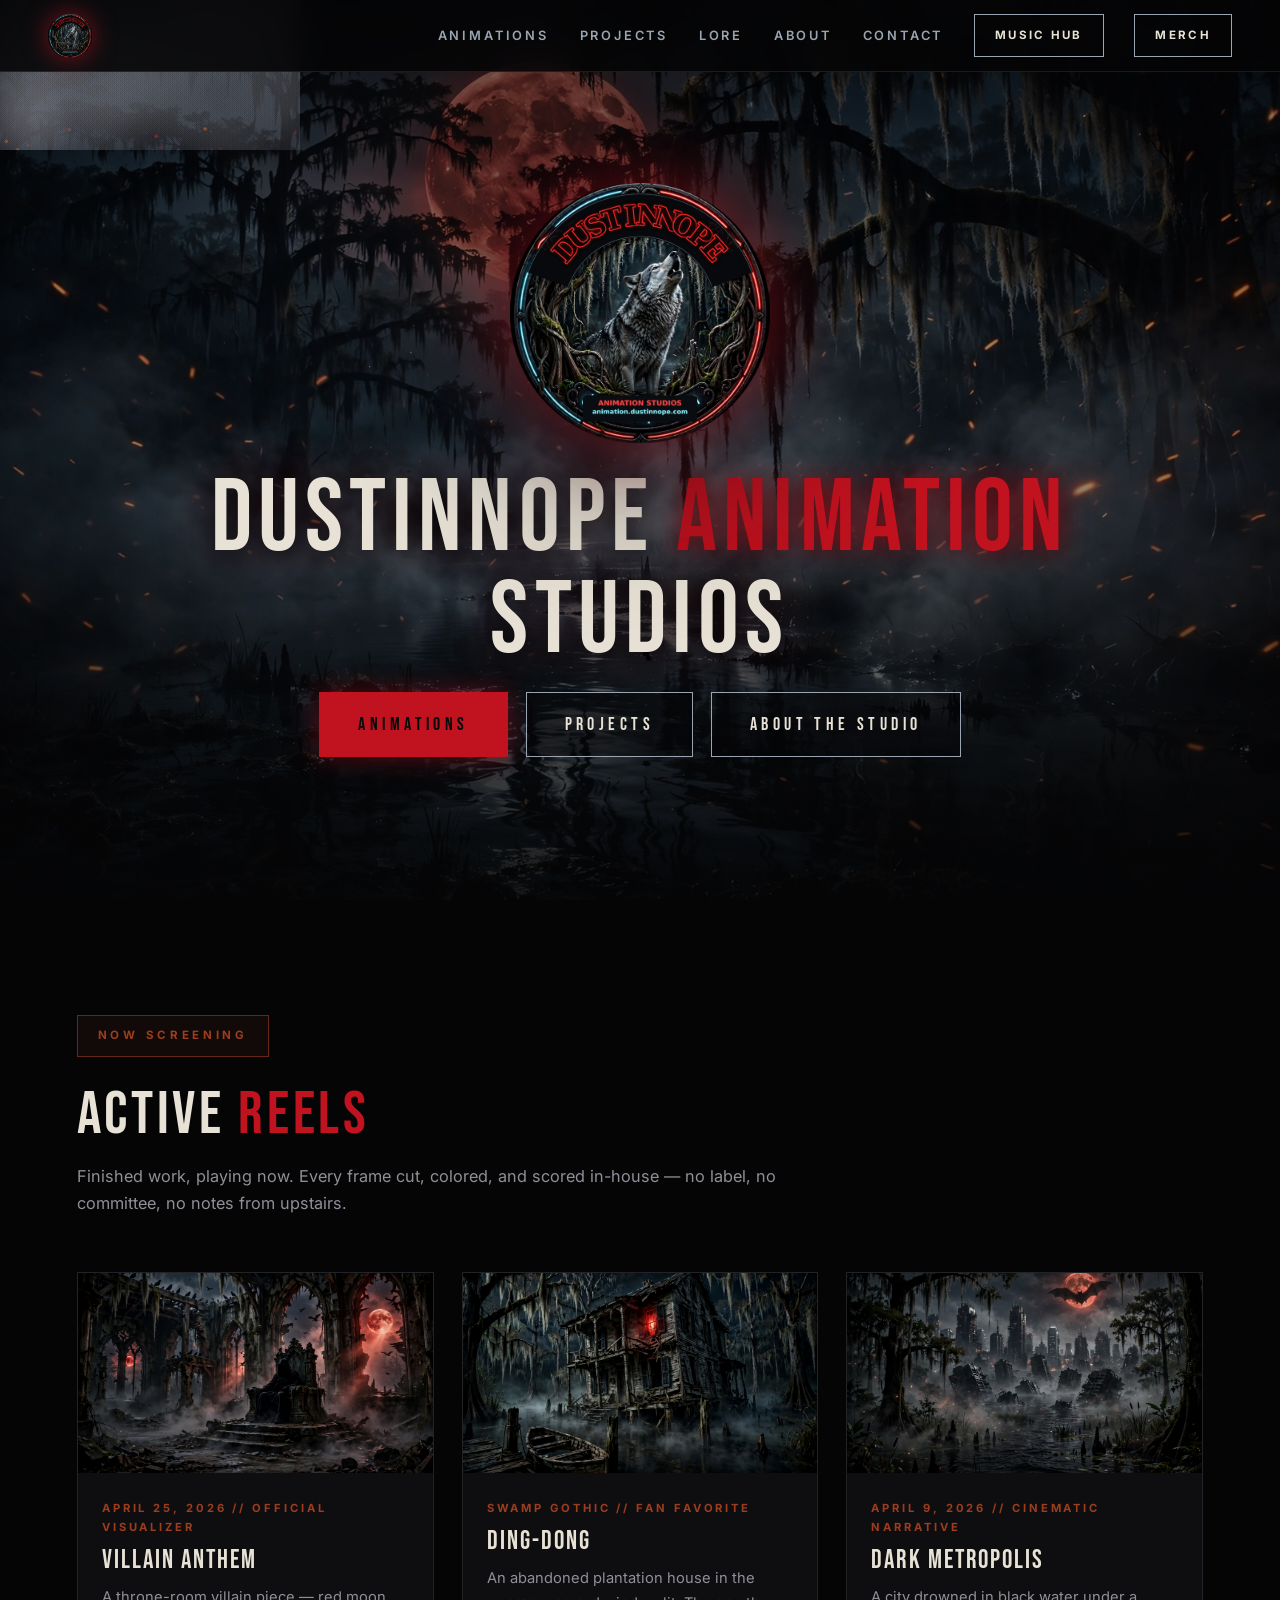
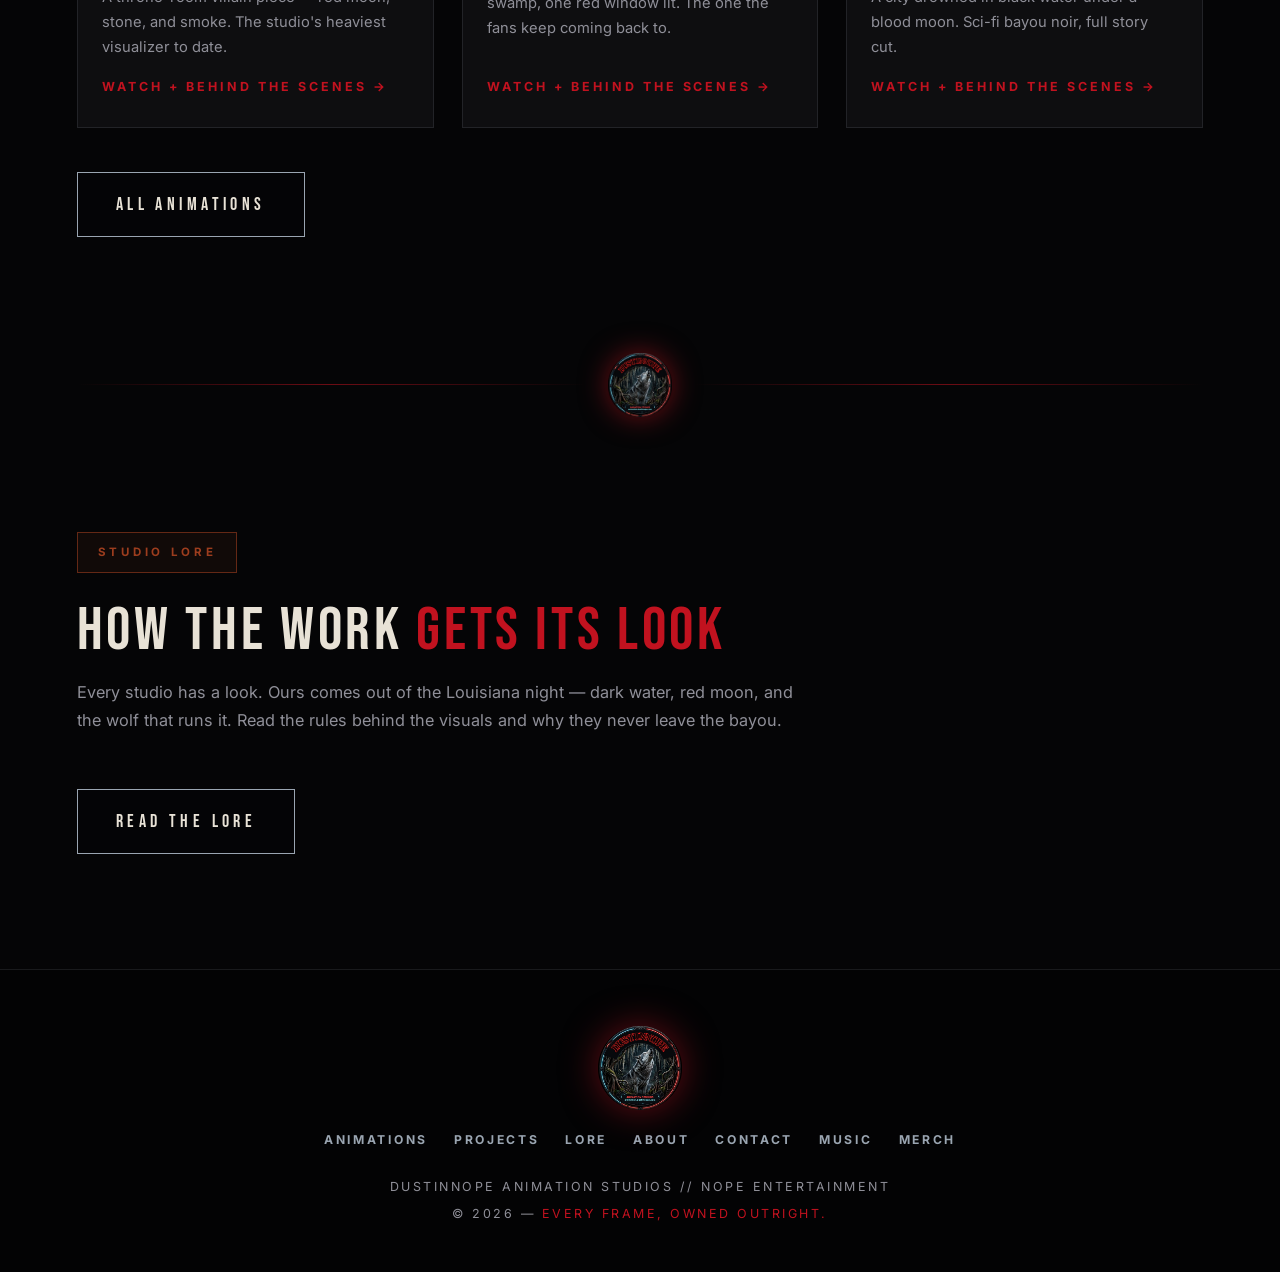
<file: index.html>
<!DOCTYPE html>
<html lang="en">
<head>
<meta charset="UTF-8">
<meta name="viewport" content="width=device-width, initial-scale=1.0">
<title>DUSTINNOPE ANIMATION STUDIOS</title>
<meta name="description" content="Dustinnope Animation Studios. Independent animation, original music videos, and cinematic storytelling crafted without compromise.">
<link rel="preconnect" href="https://fonts.googleapis.com">
<link rel="preconnect" href="https://fonts.gstatic.com" crossorigin>
<link href="https://fonts.googleapis.com/css2?family=Bebas+Neue&family=Inter:wght@400;500;600;700&display=swap" rel="stylesheet">
<link rel="stylesheet" href="style.css">
</head>
<body>

<header>
  <a class="brand" href="index.html">
    <img src="assets/studio-logo.png" alt="Dustinnope Animation Studios logo">
  </a>
  <button class="nav-toggle" id="navToggle" aria-label="Menu">&#9776;</button>
  <nav class="main-nav" id="mainNav">
    <a class="nav-link" href="animations.html">ANIMATIONS</a>
    <a class="nav-link" href="projects.html">PROJECTS</a>
    <a class="nav-link" href="lore.html">LORE</a>
    <a class="nav-link" href="about.html">ABOUT</a>
    <a class="nav-link" href="contact.html">CONTACT</a>
    <a class="hub-btn" href="https://dustinnope.com" target="_blank" rel="noopener">MUSIC HUB</a>
    <a class="hub-btn" href="https://shop.dustinnope.com" target="_blank" rel="noopener">MERCH</a>
  </nav>
</header>

<!-- ================= HERO ================= -->
<section id="hero">
  <div class="hero-bg"></div>
  <canvas id="fog-canvas"></canvas>
  <div class="hero-inner">
    <img class="hero-emblem" src="assets/studio-logo.png" alt="Dustinnope Animation Studios logo">
    <h1>DUSTINNOPE <span class="red">ANIMATION</span> STUDIOS</h1>
    <div class="hero-btns">
      <a class="btn btn-red" href="animations.html">ANIMATIONS</a>
      <a class="btn btn-ghost" href="projects.html">PROJECTS</a>
      <a class="btn btn-ghost" href="about.html">ABOUT THE STUDIO</a>
    </div>
  </div>
</section>

<!-- ================= ACTIVE REELS ================= -->
<section class="section" id="reels">
  <span class="kicker reveal">NOW SCREENING</span>
  <h2 class="reveal">ACTIVE <span class="red">REELS</span></h2>
  <p class="lede reveal">Finished work, playing now. Every frame cut, colored, and scored in-house — no label, no committee, no notes from upstairs.</p>
  <div class="card-grid">
    <article class="card reveal">
      <div class="card-thumb"><img src="assets/concept-villain-anthem.webp" alt="Villain Anthem concept art" loading="lazy"></div>
      <div class="card-body">
        <p class="card-meta">APRIL 25, 2026 // OFFICIAL VISUALIZER</p>
        <h3 class="card-title">VILLAIN ANTHEM</h3>
        <p class="card-desc">A throne-room villain piece — red moon, stone, and smoke. The studio's heaviest visualizer to date.</p>
        <a class="card-link" href="project/villain-anthem.html">WATCH + BEHIND THE SCENES &#8594;</a>
      </div>
    </article>
    <article class="card reveal">
      <div class="card-thumb"><img src="assets/concept-ding-dong.webp" alt="DING-DONG concept art" loading="lazy"></div>
      <div class="card-body">
        <p class="card-meta">SWAMP GOTHIC // FAN FAVORITE</p>
        <h3 class="card-title">DING-DONG</h3>
        <p class="card-desc">An abandoned plantation house in the swamp, one red window lit. The one the fans keep coming back to.</p>
        <a class="card-link" href="project/ding-dong.html">WATCH + BEHIND THE SCENES &#8594;</a>
      </div>
    </article>
    <article class="card reveal">
      <div class="card-thumb"><img src="assets/concept-dark-metropolis.webp" alt="Dark Metropolis concept art" loading="lazy"></div>
      <div class="card-body">
        <p class="card-meta">APRIL 9, 2026 // CINEMATIC NARRATIVE</p>
        <h3 class="card-title">DARK METROPOLIS</h3>
        <p class="card-desc">A city drowned in black water under a blood moon. Sci-fi bayou noir, full story cut.</p>
        <a class="card-link" href="project/dark-metropolis.html">WATCH + BEHIND THE SCENES &#8594;</a>
      </div>
    </article>
  </div>
  <div style="margin-top:44px;" class="reveal">
    <a class="btn btn-ghost" href="animations.html">ALL ANIMATIONS</a>
  </div>
</section>

<div class="wolf-divider"><img src="assets/studio-logo.png" alt=""></div>

<!-- ================= STUDIO LORE ================= -->
<section class="section" id="lore-tease">
  <span class="kicker reveal">STUDIO LORE</span>
  <h2 class="reveal">HOW THE WORK <span class="red">GETS ITS LOOK</span></h2>
  <p class="lede reveal">Every studio has a look. Ours comes out of the Louisiana night — dark water, red moon, and the wolf that runs it. Read the rules behind the visuals and why they never leave the bayou.</p>
  <div class="reveal"><a class="btn btn-ghost" href="lore.html">READ THE LORE</a></div>
</section>

<footer>
  <img class="foot-emblem" src="assets/studio-logo.png" alt="Dustinnope Animation Studios logo">
  <nav class="foot-nav">
    <a href="animations.html">ANIMATIONS</a>
    <a href="projects.html">PROJECTS</a>
    <a href="lore.html">LORE</a>
    <a href="about.html">ABOUT</a>
    <a href="contact.html">CONTACT</a>
    <a href="https://dustinnope.com" target="_blank" rel="noopener">MUSIC</a>
    <a href="https://shop.dustinnope.com" target="_blank" rel="noopener">MERCH</a>
  </nav>
  <p>DUSTINNOPE ANIMATION STUDIOS // NOPE ENTERTAINMENT<br>&copy; <span class="js-year">2026</span> — <span class="red">EVERY FRAME, OWNED OUTRIGHT.</span></p>
</footer>

<script src="script.js"></script>
</body>
</html>
</file>
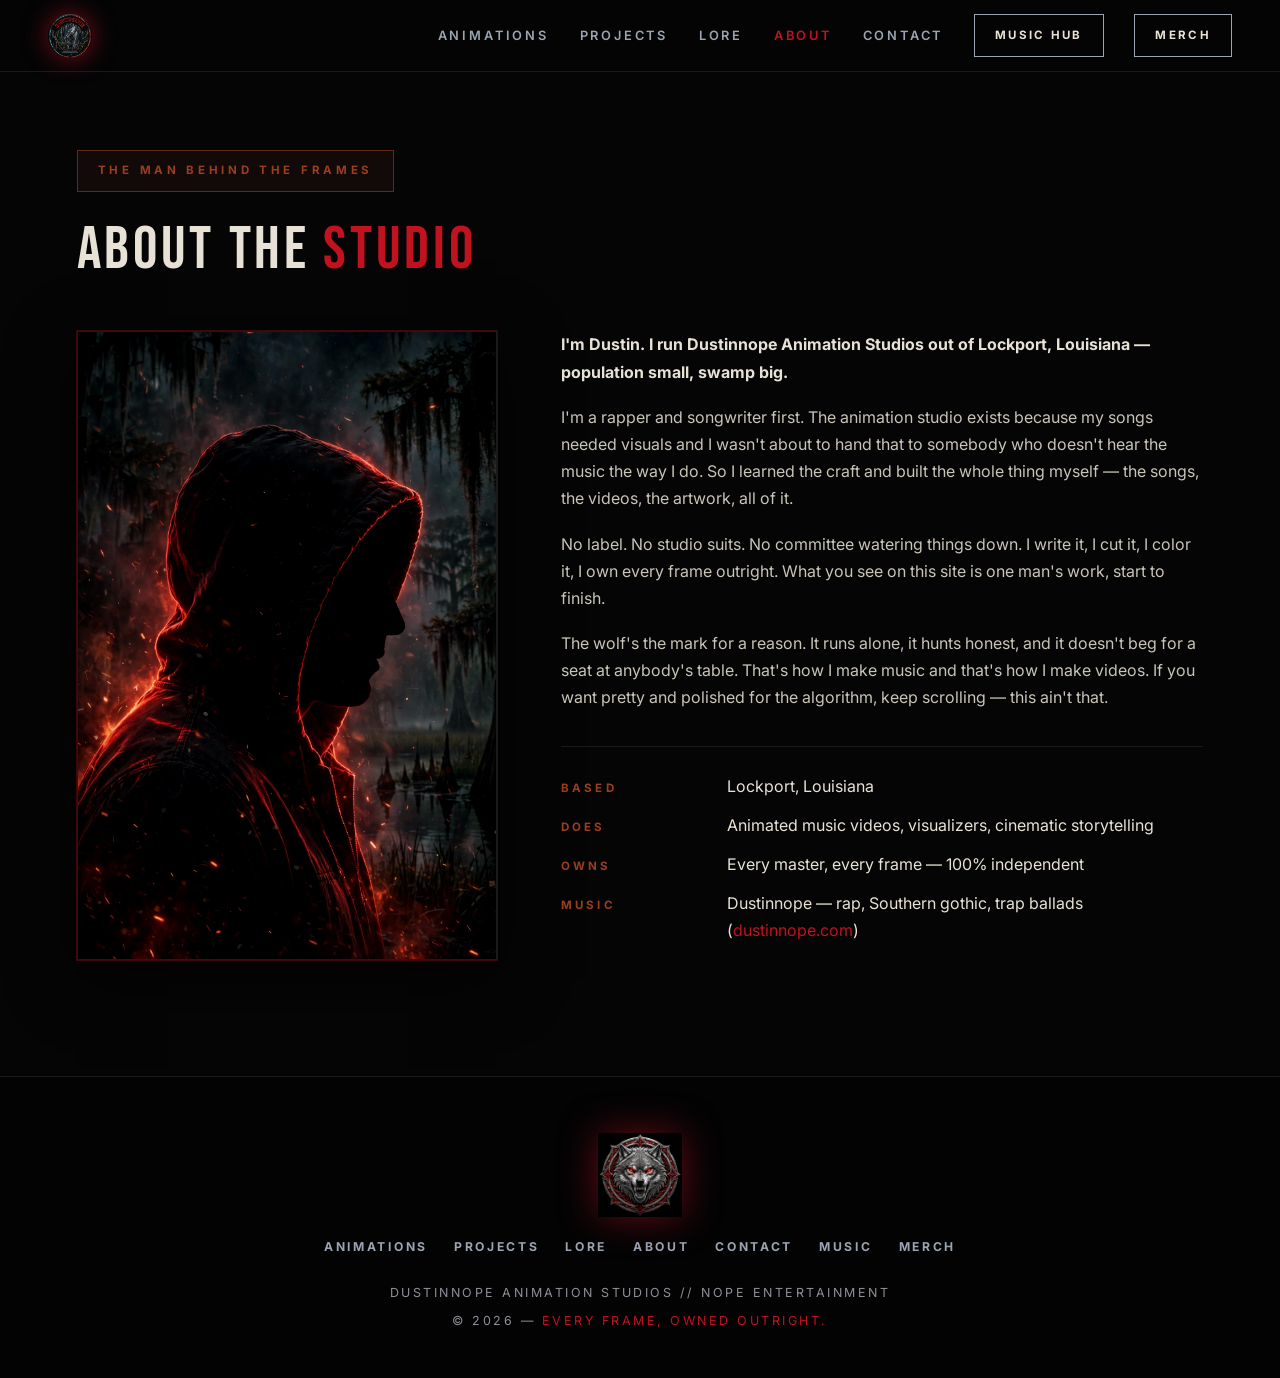
<file: about.html>
<!DOCTYPE html>
<html lang="en">
<head>
<meta charset="UTF-8">
<meta name="viewport" content="width=device-width, initial-scale=1.0">
<title>ABOUT THE STUDIO — Dustinnope Animation Studios</title>
<meta name="description" content="About Dustinnope Animation Studios: independent animation and music videos out of Lockport, Louisiana. Every frame, owned outright.">
<link rel="preconnect" href="https://fonts.googleapis.com">
<link rel="preconnect" href="https://fonts.gstatic.com" crossorigin>
<link href="https://fonts.googleapis.com/css2?family=Bebas+Neue&family=Inter:wght@400;500;600;700&display=swap" rel="stylesheet">
<link rel="stylesheet" href="style.css">
</head>
<body>

<header>
  <a class="brand" href="index.html">
    <img src="assets/studio-logo.png" alt="Dustinnope Animation Studios logo">
  </a>
  <button class="nav-toggle" id="navToggle" aria-label="Menu">&#9776;</button>
  <nav class="main-nav" id="mainNav">
    <a class="nav-link" href="animations.html">ANIMATIONS</a>
    <a class="nav-link" href="projects.html">PROJECTS</a>
    <a class="nav-link" href="lore.html">LORE</a>
    <a class="nav-link active" href="about.html">ABOUT</a>
    <a class="nav-link" href="contact.html">CONTACT</a>
    <a class="hub-btn" href="https://dustinnope.com" target="_blank" rel="noopener">MUSIC HUB</a>
    <a class="hub-btn" href="https://shop.dustinnope.com" target="_blank" rel="noopener">MERCH</a>
  </nav>
</header>

<section class="section" style="padding-top:150px;">
  <span class="kicker reveal">THE MAN BEHIND THE FRAMES</span>
  <h2 class="reveal">ABOUT THE <span class="red">STUDIO</span></h2>
  <div class="about-grid" style="margin-top:50px;">
    <div class="portrait reveal">
      <img src="assets/dustin-silhouette.webp" alt="Dustin — silhouette portrait with red rim-light">
    </div>
    <div class="about-copy reveal">
      <p><strong>I'm Dustin. I run Dustinnope Animation Studios out of Lockport, Louisiana — population small, swamp big.</strong></p>
      <p>I'm a rapper and songwriter first. The animation studio exists because my songs needed visuals and I wasn't about to hand that to somebody who doesn't hear the music the way I do. So I learned the craft and built the whole thing myself — the songs, the videos, the artwork, all of it.</p>
      <p>No label. No studio suits. No committee watering things down. I write it, I cut it, I color it, I own every frame outright. What you see on this site is one man's work, start to finish.</p>
      <p>The wolf's the mark for a reason. It runs alone, it hunts honest, and it doesn't beg for a seat at anybody's table. That's how I make music and that's how I make videos. If you want pretty and polished for the algorithm, keep scrolling — this ain't that.</p>
      <div class="about-facts">
        <div class="fact"><span class="k">BASED</span><span class="v">Lockport, Louisiana</span></div>
        <div class="fact"><span class="k">DOES</span><span class="v">Animated music videos, visualizers, cinematic storytelling</span></div>
        <div class="fact"><span class="k">OWNS</span><span class="v">Every master, every frame — 100% independent</span></div>
        <div class="fact"><span class="k">MUSIC</span><span class="v">Dustinnope — rap, Southern gothic, trap ballads (<a href="https://dustinnope.com" style="color:var(--blood);">dustinnope.com</a>)</span></div>
      </div>
    </div>
  </div>
</section>

<footer>
  <img class="foot-emblem" src="assets/wolf-emblem.webp" alt="Dustinnope wolf emblem">
  <nav class="foot-nav">
    <a href="animations.html">ANIMATIONS</a>
    <a href="projects.html">PROJECTS</a>
    <a href="lore.html">LORE</a>
    <a href="about.html">ABOUT</a>
    <a href="contact.html">CONTACT</a>
    <a href="https://dustinnope.com" target="_blank" rel="noopener">MUSIC</a>
    <a href="https://shop.dustinnope.com" target="_blank" rel="noopener">MERCH</a>
  </nav>
  <p>DUSTINNOPE ANIMATION STUDIOS // NOPE ENTERTAINMENT<br>&copy; <span class="js-year">2026</span> — <span class="red">EVERY FRAME, OWNED OUTRIGHT.</span></p>
</footer>

<script src="script.js"></script>
</body>
</html>
</file>
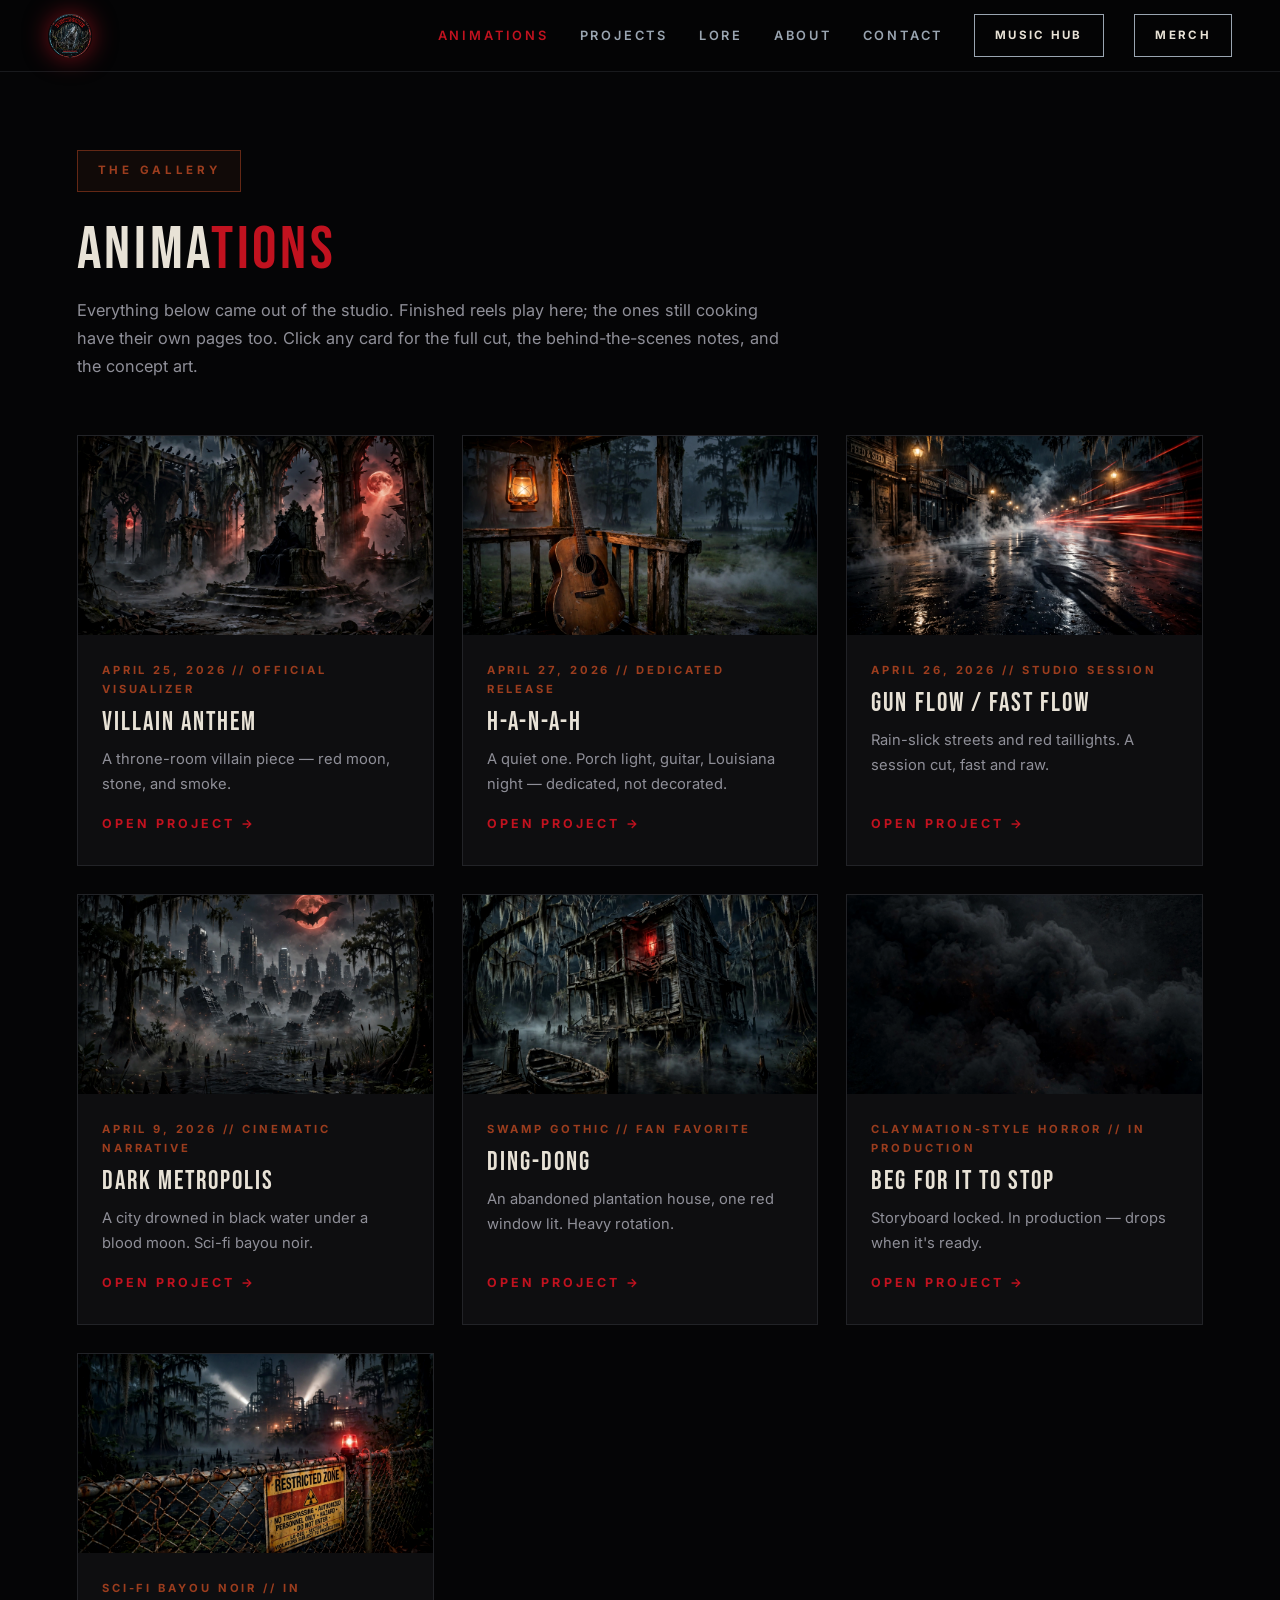
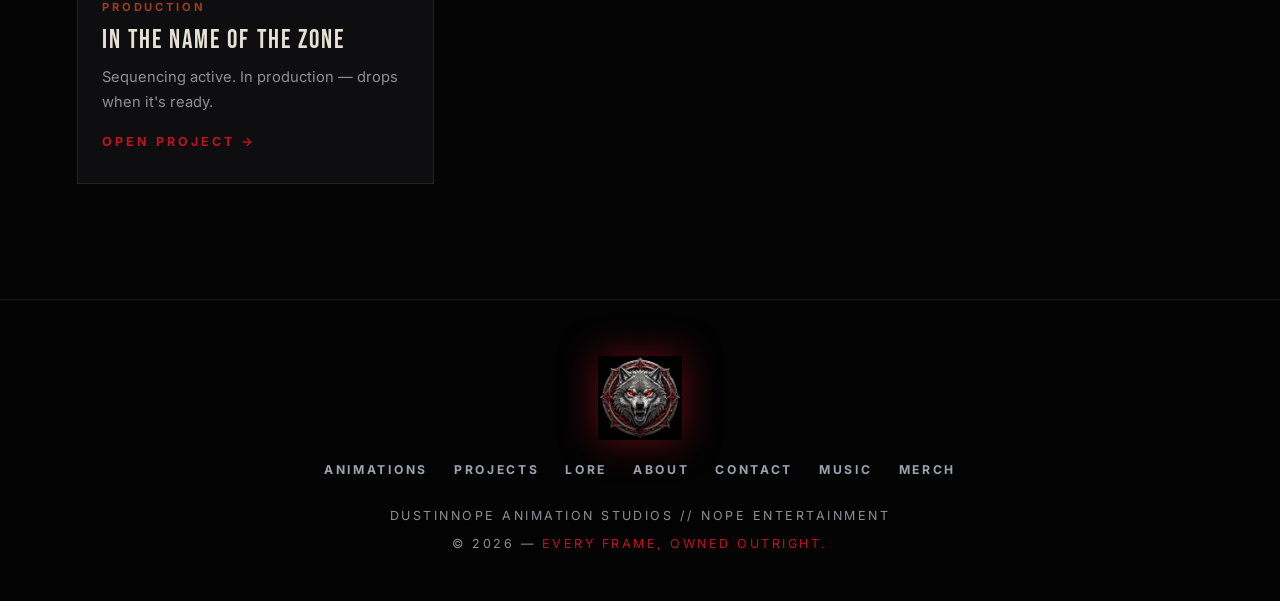
<file: animations.html>
<!DOCTYPE html>
<html lang="en">
<head>
<meta charset="UTF-8">
<meta name="viewport" content="width=device-width, initial-scale=1.0">
<title>ANIMATIONS — Dustinnope Animation Studios</title>
<meta name="description" content="The full animation gallery: active reels and in-production projects from Dustinnope Animation Studios.">
<link rel="preconnect" href="https://fonts.googleapis.com">
<link rel="preconnect" href="https://fonts.gstatic.com" crossorigin>
<link href="https://fonts.googleapis.com/css2?family=Bebas+Neue&family=Inter:wght@400;500;600;700&display=swap" rel="stylesheet">
<link rel="stylesheet" href="style.css">
</head>
<body>

<header>
  <a class="brand" href="index.html">
    <img src="assets/studio-logo.png" alt="Dustinnope Animation Studios logo">
  </a>
  <button class="nav-toggle" id="navToggle" aria-label="Menu">&#9776;</button>
  <nav class="main-nav" id="mainNav">
    <a class="nav-link active" href="animations.html">ANIMATIONS</a>
    <a class="nav-link" href="projects.html">PROJECTS</a>
    <a class="nav-link" href="lore.html">LORE</a>
    <a class="nav-link" href="about.html">ABOUT</a>
    <a class="nav-link" href="contact.html">CONTACT</a>
    <a class="hub-btn" href="https://dustinnope.com" target="_blank" rel="noopener">MUSIC HUB</a>
    <a class="hub-btn" href="https://shop.dustinnope.com" target="_blank" rel="noopener">MERCH</a>
  </nav>
</header>

<section class="section" style="padding-top:150px;">
  <span class="kicker reveal">THE GALLERY</span>
  <h2 class="reveal">ANIMA<span class="red">TIONS</span></h2>
  <p class="lede reveal">Everything below came out of the studio. Finished reels play here; the ones still cooking have their own pages too. Click any card for the full cut, the behind-the-scenes notes, and the concept art.</p>

  <div class="card-grid">
    <article class="card reveal">
      <div class="card-thumb"><img src="assets/concept-villain-anthem.webp" alt="Villain Anthem concept art" loading="lazy"></div>
      <div class="card-body">
        <p class="card-meta">APRIL 25, 2026 // OFFICIAL VISUALIZER</p>
        <h3 class="card-title">VILLAIN ANTHEM</h3>
        <p class="card-desc">A throne-room villain piece — red moon, stone, and smoke.</p>
        <a class="card-link" href="project/villain-anthem.html">OPEN PROJECT &#8594;</a>
      </div>
    </article>
    <article class="card reveal">
      <div class="card-thumb"><img src="assets/concept-hanah.webp" alt="H-A-N-A-H concept art" loading="lazy"></div>
      <div class="card-body">
        <p class="card-meta">APRIL 27, 2026 // DEDICATED RELEASE</p>
        <h3 class="card-title">H-A-N-A-H</h3>
        <p class="card-desc">A quiet one. Porch light, guitar, Louisiana night — dedicated, not decorated.</p>
        <a class="card-link" href="project/hanah.html">OPEN PROJECT &#8594;</a>
      </div>
    </article>
    <article class="card reveal">
      <div class="card-thumb"><img src="assets/concept-gun-flow.webp" alt="Gun Flow concept art" loading="lazy"></div>
      <div class="card-body">
        <p class="card-meta">APRIL 26, 2026 // STUDIO SESSION</p>
        <h3 class="card-title">GUN FLOW / FAST FLOW</h3>
        <p class="card-desc">Rain-slick streets and red taillights. A session cut, fast and raw.</p>
        <a class="card-link" href="project/gun-flow.html">OPEN PROJECT &#8594;</a>
      </div>
    </article>
    <article class="card reveal">
      <div class="card-thumb"><img src="assets/concept-dark-metropolis.webp" alt="Dark Metropolis concept art" loading="lazy"></div>
      <div class="card-body">
        <p class="card-meta">APRIL 9, 2026 // CINEMATIC NARRATIVE</p>
        <h3 class="card-title">DARK METROPOLIS</h3>
        <p class="card-desc">A city drowned in black water under a blood moon. Sci-fi bayou noir.</p>
        <a class="card-link" href="project/dark-metropolis.html">OPEN PROJECT &#8594;</a>
      </div>
    </article>
    <article class="card reveal">
      <div class="card-thumb"><img src="assets/concept-ding-dong.webp" alt="DING-DONG concept art" loading="lazy"></div>
      <div class="card-body">
        <p class="card-meta">SWAMP GOTHIC // FAN FAVORITE</p>
        <h3 class="card-title">DING-DONG</h3>
        <p class="card-desc">An abandoned plantation house, one red window lit. Heavy rotation.</p>
        <a class="card-link" href="project/ding-dong.html">OPEN PROJECT &#8594;</a>
      </div>
    </article>
    <article class="card reveal">
      <div class="card-thumb"><img src="assets/lore-bg-fog.webp" alt="Beg For It To Stop concept art" loading="lazy"></div>
      <div class="card-body">
        <p class="card-meta">CLAYMATION-STYLE HORROR // IN PRODUCTION</p>
        <h3 class="card-title">BEG FOR IT TO STOP</h3>
        <p class="card-desc">Storyboard locked. In production — drops when it's ready.</p>
        <a class="card-link" href="project/beg-for-it-to-stop.html">OPEN PROJECT &#8594;</a>
      </div>
    </article>
    <article class="card reveal">
      <div class="card-thumb"><img src="assets/concept-zone.webp" alt="In the Name of the Zone concept art" loading="lazy"></div>
      <div class="card-body">
        <p class="card-meta">SCI-FI BAYOU NOIR // IN PRODUCTION</p>
        <h3 class="card-title">IN THE NAME OF THE ZONE</h3>
        <p class="card-desc">Sequencing active. In production — drops when it's ready.</p>
        <a class="card-link" href="project/in-the-name-of-the-zone.html">OPEN PROJECT &#8594;</a>
      </div>
    </article>
  </div>
</section>

<footer>
  <img class="foot-emblem" src="assets/wolf-emblem.webp" alt="Dustinnope wolf emblem">
  <nav class="foot-nav">
    <a href="animations.html">ANIMATIONS</a>
    <a href="projects.html">PROJECTS</a>
    <a href="lore.html">LORE</a>
    <a href="about.html">ABOUT</a>
    <a href="contact.html">CONTACT</a>
    <a href="https://dustinnope.com" target="_blank" rel="noopener">MUSIC</a>
    <a href="https://shop.dustinnope.com" target="_blank" rel="noopener">MERCH</a>
  </nav>
  <p>DUSTINNOPE ANIMATION STUDIOS // NOPE ENTERTAINMENT<br>&copy; <span class="js-year">2026</span> — <span class="red">EVERY FRAME, OWNED OUTRIGHT.</span></p>
</footer>

<script src="script.js"></script>
</body>
</html>
</file>
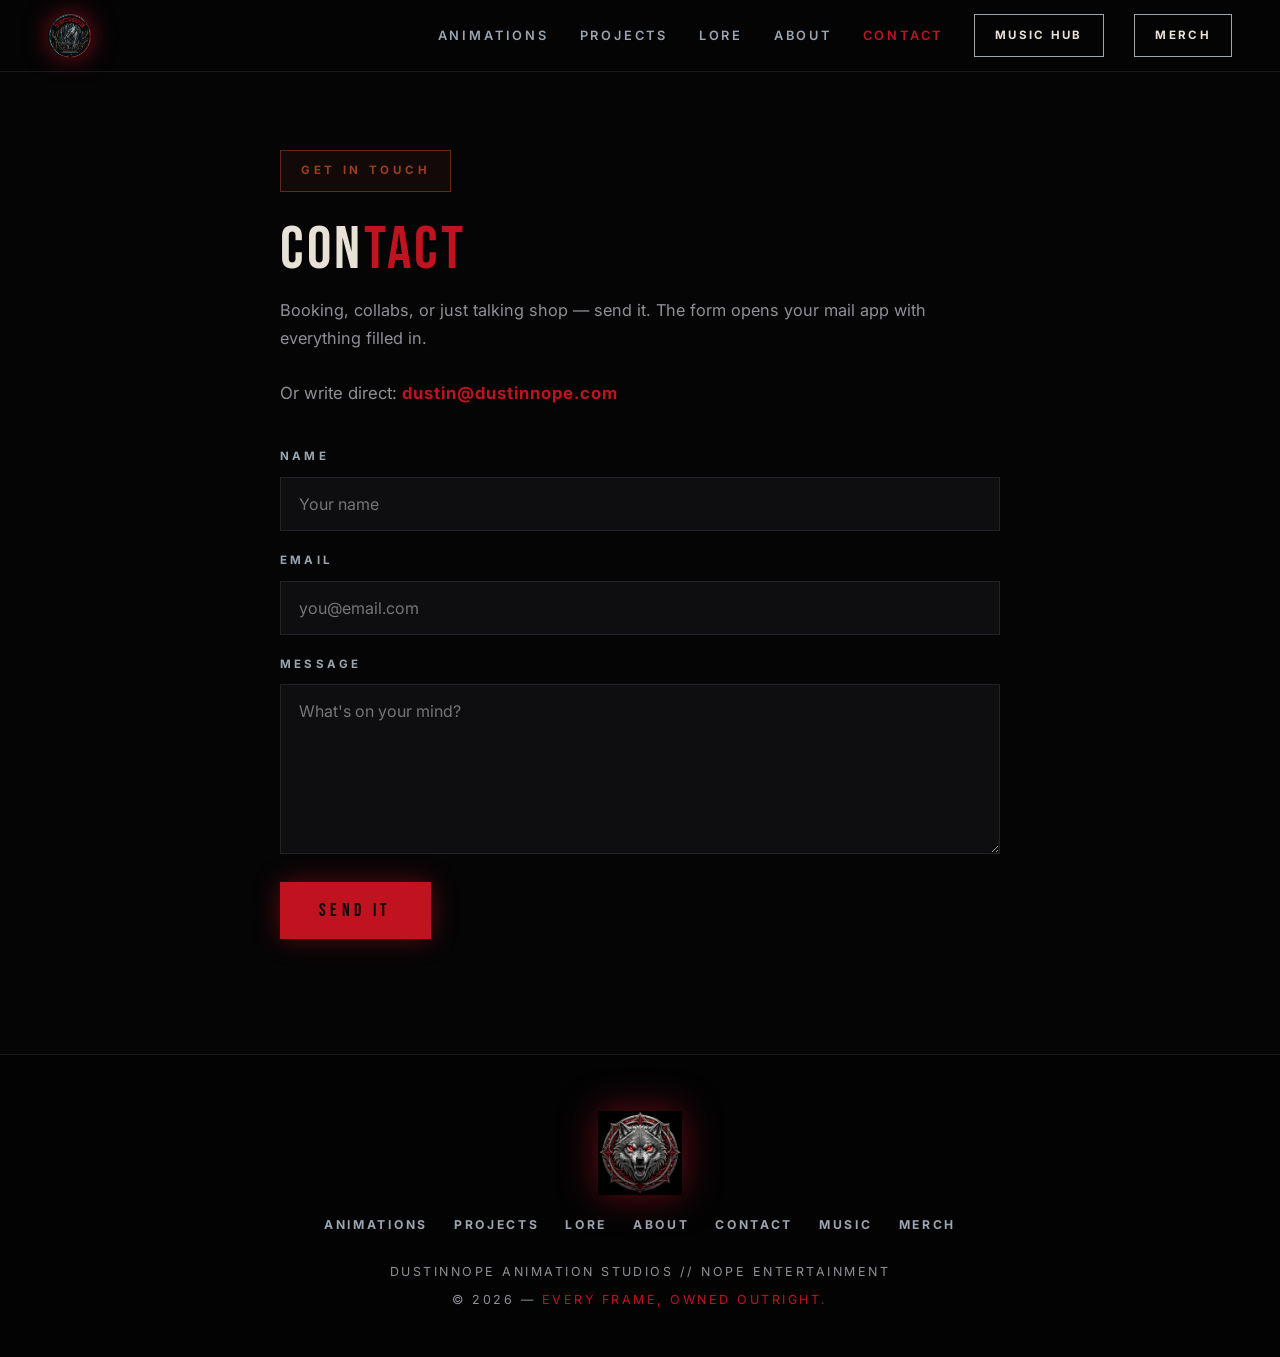
<file: contact.html>
<!DOCTYPE html>
<html lang="en">
<head>
<meta charset="UTF-8">
<meta name="viewport" content="width=device-width, initial-scale=1.0">
<title>CONTACT — Dustinnope Animation Studios</title>
<meta name="description" content="Contact Dustinnope Animation Studios: dustin@dustinnope.com">
<link rel="preconnect" href="https://fonts.googleapis.com">
<link rel="preconnect" href="https://fonts.gstatic.com" crossorigin>
<link href="https://fonts.googleapis.com/css2?family=Bebas+Neue&family=Inter:wght@400;500;600;700&display=swap" rel="stylesheet">
<link rel="stylesheet" href="style.css">
</head>
<body>

<header>
  <a class="brand" href="index.html">
    <img src="assets/studio-logo.png" alt="Dustinnope Animation Studios logo">
  </a>
  <button class="nav-toggle" id="navToggle" aria-label="Menu">&#9776;</button>
  <nav class="main-nav" id="mainNav">
    <a class="nav-link" href="animations.html">ANIMATIONS</a>
    <a class="nav-link" href="projects.html">PROJECTS</a>
    <a class="nav-link" href="lore.html">LORE</a>
    <a class="nav-link" href="about.html">ABOUT</a>
    <a class="nav-link active" href="contact.html">CONTACT</a>
    <a class="hub-btn" href="https://dustinnope.com" target="_blank" rel="noopener">MUSIC HUB</a>
    <a class="hub-btn" href="https://shop.dustinnope.com" target="_blank" rel="noopener">MERCH</a>
  </nav>
</header>

<section class="section" style="padding-top:150px;">
  <div class="contact-wrap">
    <span class="kicker reveal">GET IN TOUCH</span>
    <h2 class="reveal">CON<span class="red">TACT</span></h2>
    <p class="lede reveal" style="margin-bottom:26px;">Booking, collabs, or just talking shop — send it. The form opens your mail app with everything filled in.</p>
    <p class="email-line reveal">Or write direct: <a href="mailto:dustin@dustinnope.com">dustin@dustinnope.com</a></p>
    <form class="contact-form reveal" id="contactForm">
      <div class="field">
        <label for="cf-name">NAME</label>
        <input type="text" id="cf-name" name="name" placeholder="Your name" required>
      </div>
      <div class="field">
        <label for="cf-email">EMAIL</label>
        <input type="email" id="cf-email" name="email" placeholder="you@email.com" required>
      </div>
      <div class="field">
        <label for="cf-message">MESSAGE</label>
        <textarea id="cf-message" name="message" placeholder="What's on your mind?" required></textarea>
      </div>
      <button type="submit" class="btn btn-red" style="justify-self:start;">SEND IT</button>
    </form>
  </div>
</section>

<footer>
  <img class="foot-emblem" src="assets/wolf-emblem.webp" alt="Dustinnope wolf emblem">
  <nav class="foot-nav">
    <a href="animations.html">ANIMATIONS</a>
    <a href="projects.html">PROJECTS</a>
    <a href="lore.html">LORE</a>
    <a href="about.html">ABOUT</a>
    <a href="contact.html">CONTACT</a>
    <a href="https://dustinnope.com" target="_blank" rel="noopener">MUSIC</a>
    <a href="https://shop.dustinnope.com" target="_blank" rel="noopener">MERCH</a>
  </nav>
  <p>DUSTINNOPE ANIMATION STUDIOS // NOPE ENTERTAINMENT<br>&copy; <span class="js-year">2026</span> — <span class="red">EVERY FRAME, OWNED OUTRIGHT.</span></p>
</footer>

<script src="script.js"></script>
</body>
</html>
</file>
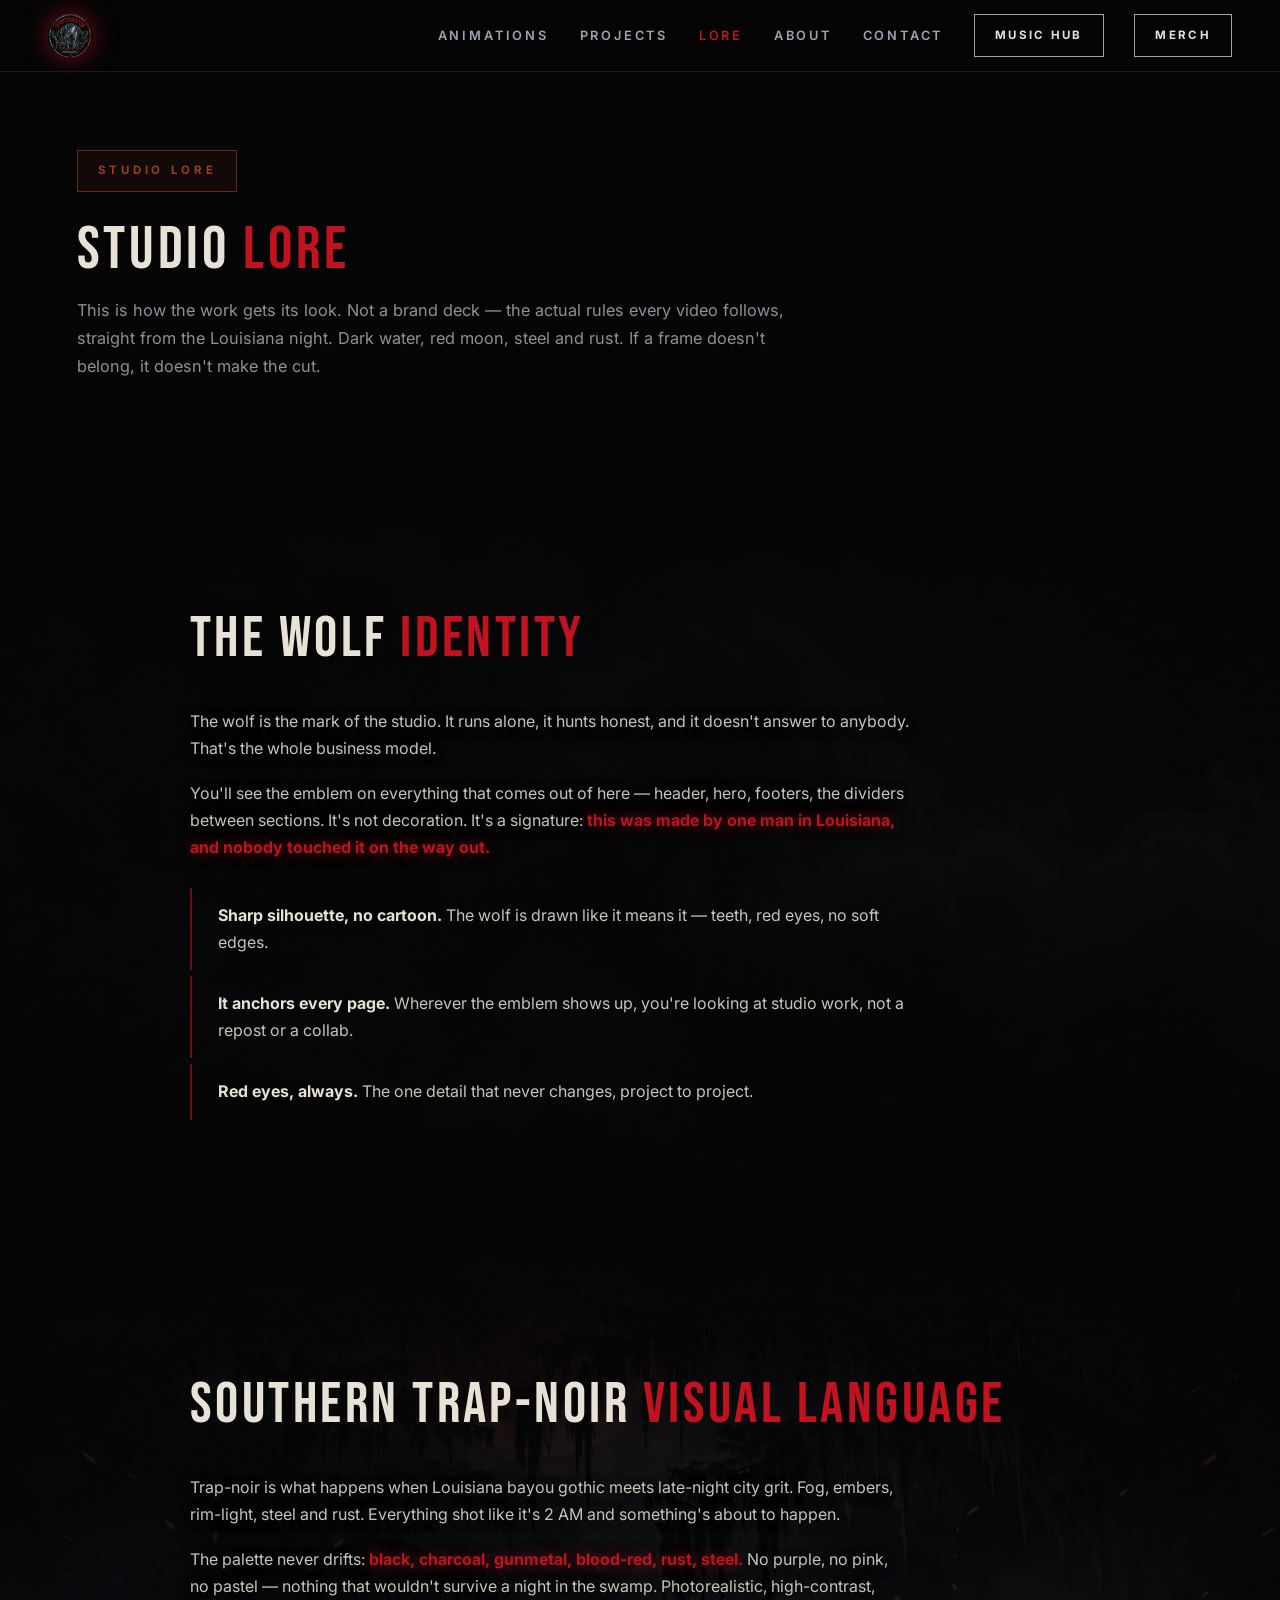
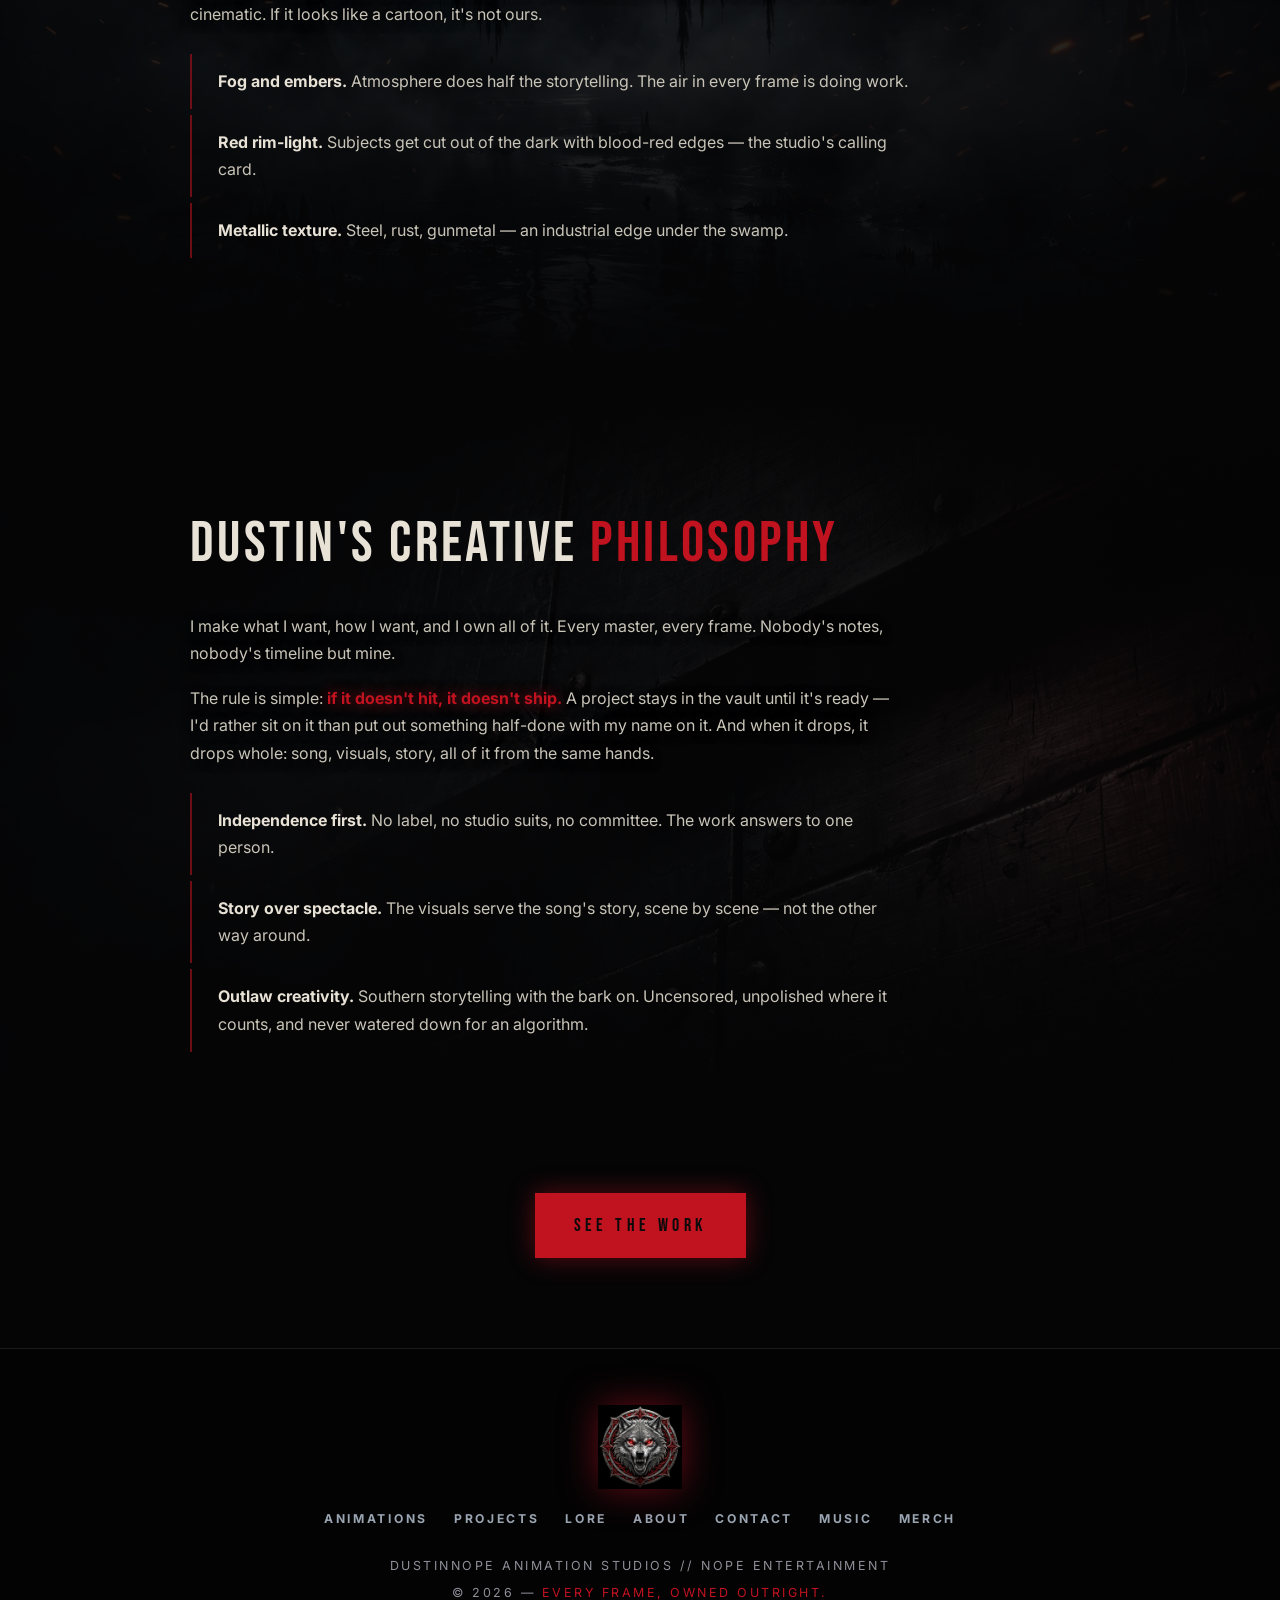
<file: lore.html>
<!DOCTYPE html>
<html lang="en">
<head>
<meta charset="UTF-8">
<meta name="viewport" content="width=device-width, initial-scale=1.0">
<title>STUDIO LORE — Dustinnope Animation Studios</title>
<meta name="description" content="The rules behind the Dustinnope Animation Studios look. The wolf, the trap-noir visual language, and the philosophy driving it.">
<link rel="preconnect" href="https://fonts.googleapis.com">
<link rel="preconnect" href="https://fonts.gstatic.com" crossorigin>
<link href="https://fonts.googleapis.com/css2?family=Bebas+Neue&family=Inter:wght@400;500;600;700&display=swap" rel="stylesheet">
<link rel="stylesheet" href="style.css">
</head>
<body>

<header>
  <a class="brand" href="index.html">
    <img src="assets/studio-logo.png" alt="Dustinnope Animation Studios logo">
  </a>
  <button class="nav-toggle" id="navToggle" aria-label="Menu">&#9776;</button>
  <nav class="main-nav" id="mainNav">
    <a class="nav-link" href="animations.html">ANIMATIONS</a>
    <a class="nav-link" href="projects.html">PROJECTS</a>
    <a class="nav-link active" href="lore.html">LORE</a>
    <a class="nav-link" href="about.html">ABOUT</a>
    <a class="nav-link" href="contact.html">CONTACT</a>
    <a class="hub-btn" href="https://dustinnope.com" target="_blank" rel="noopener">MUSIC HUB</a>
    <a class="hub-btn" href="https://shop.dustinnope.com" target="_blank" rel="noopener">MERCH</a>
  </nav>
</header>

<section class="section" style="padding-top:150px;padding-bottom:40px;">
  <span class="kicker reveal">STUDIO LORE</span>
  <h2 class="reveal">STUDIO <span class="red">LORE</span></h2>
  <p class="lede reveal">This is how the work gets its look. Not a brand deck — the actual rules every video follows, straight from the Louisiana night. Dark water, red moon, steel and rust. If a frame doesn't belong, it doesn't make the cut.</p>
</section>

<div class="lore-block">
  <div class="lore-bg" style="background-image:url('assets/lore-bg-fog.webp');"></div>
  <div class="lore-inner reveal">
    <h2>THE WOLF <span class="red">IDENTITY</span></h2>
    <p>The wolf is the mark of the studio. It runs alone, it hunts honest, and it doesn't answer to anybody. That's the whole business model.</p>
    <p>You'll see the emblem on everything that comes out of here — header, hero, footers, the dividers between sections. It's not decoration. It's a signature: <span class="glow-word">this was made by one man in Louisiana, and nobody touched it on the way out.</span></p>
    <ul class="lore-list">
      <li><strong>Sharp silhouette, no cartoon.</strong> The wolf is drawn like it means it — teeth, red eyes, no soft edges.</li>
      <li><strong>It anchors every page.</strong> Wherever the emblem shows up, you're looking at studio work, not a repost or a collab.</li>
      <li><strong>Red eyes, always.</strong> The one detail that never changes, project to project.</li>
    </ul>
  </div>
</div>

<div class="lore-block">
  <div class="lore-bg" style="background-image:url('assets/hero-bg.webp');"></div>
  <div class="lore-inner reveal">
    <h2>SOUTHERN TRAP-NOIR <span class="red">VISUAL LANGUAGE</span></h2>
    <p>Trap-noir is what happens when Louisiana bayou gothic meets late-night city grit. Fog, embers, rim-light, steel and rust. Everything shot like it's 2 AM and something's about to happen.</p>
    <p>The palette never drifts: <span class="glow-word">black, charcoal, gunmetal, blood-red, rust, steel.</span> No purple, no pink, no pastel — nothing that wouldn't survive a night in the swamp. Photorealistic, high-contrast, cinematic. If it looks like a cartoon, it's not ours.</p>
    <ul class="lore-list">
      <li><strong>Fog and embers.</strong> Atmosphere does half the storytelling. The air in every frame is doing work.</li>
      <li><strong>Red rim-light.</strong> Subjects get cut out of the dark with blood-red edges — the studio's calling card.</li>
      <li><strong>Metallic texture.</strong> Steel, rust, gunmetal — an industrial edge under the swamp.</li>
    </ul>
  </div>
</div>

<div class="lore-block">
  <div class="lore-bg" style="background-image:url('assets/lore-bg-steel.webp');"></div>
  <div class="lore-inner reveal">
    <h2>DUSTIN'S CREATIVE <span class="red">PHILOSOPHY</span></h2>
    <p>I make what I want, how I want, and I own all of it. Every master, every frame. Nobody's notes, nobody's timeline but mine.</p>
    <p>The rule is simple: <span class="glow-word">if it doesn't hit, it doesn't ship.</span> A project stays in the vault until it's ready — I'd rather sit on it than put out something half-done with my name on it. And when it drops, it drops whole: song, visuals, story, all of it from the same hands.</p>
    <ul class="lore-list">
      <li><strong>Independence first.</strong> No label, no studio suits, no committee. The work answers to one person.</li>
      <li><strong>Story over spectacle.</strong> The visuals serve the song's story, scene by scene — not the other way around.</li>
      <li><strong>Outlaw creativity.</strong> Southern storytelling with the bark on. Uncensored, unpolished where it counts, and never watered down for an algorithm.</li>
    </ul>
  </div>
</div>

<div style="text-align:center;padding:20px 20px 90px;">
  <a class="btn btn-red reveal" href="animations.html">SEE THE WORK</a>
</div>

<footer>
  <img class="foot-emblem" src="assets/wolf-emblem.webp" alt="Dustinnope wolf emblem">
  <nav class="foot-nav">
    <a href="animations.html">ANIMATIONS</a>
    <a href="projects.html">PROJECTS</a>
    <a href="lore.html">LORE</a>
    <a href="about.html">ABOUT</a>
    <a href="contact.html">CONTACT</a>
    <a href="https://dustinnope.com" target="_blank" rel="noopener">MUSIC</a>
    <a href="https://shop.dustinnope.com" target="_blank" rel="noopener">MERCH</a>
  </nav>
  <p>DUSTINNOPE ANIMATION STUDIOS // NOPE ENTERTAINMENT<br>&copy; <span class="js-year">2026</span> — <span class="red">EVERY FRAME, OWNED OUTRIGHT.</span></p>
</footer>

<script src="script.js"></script>
</body>
</html>
</file>
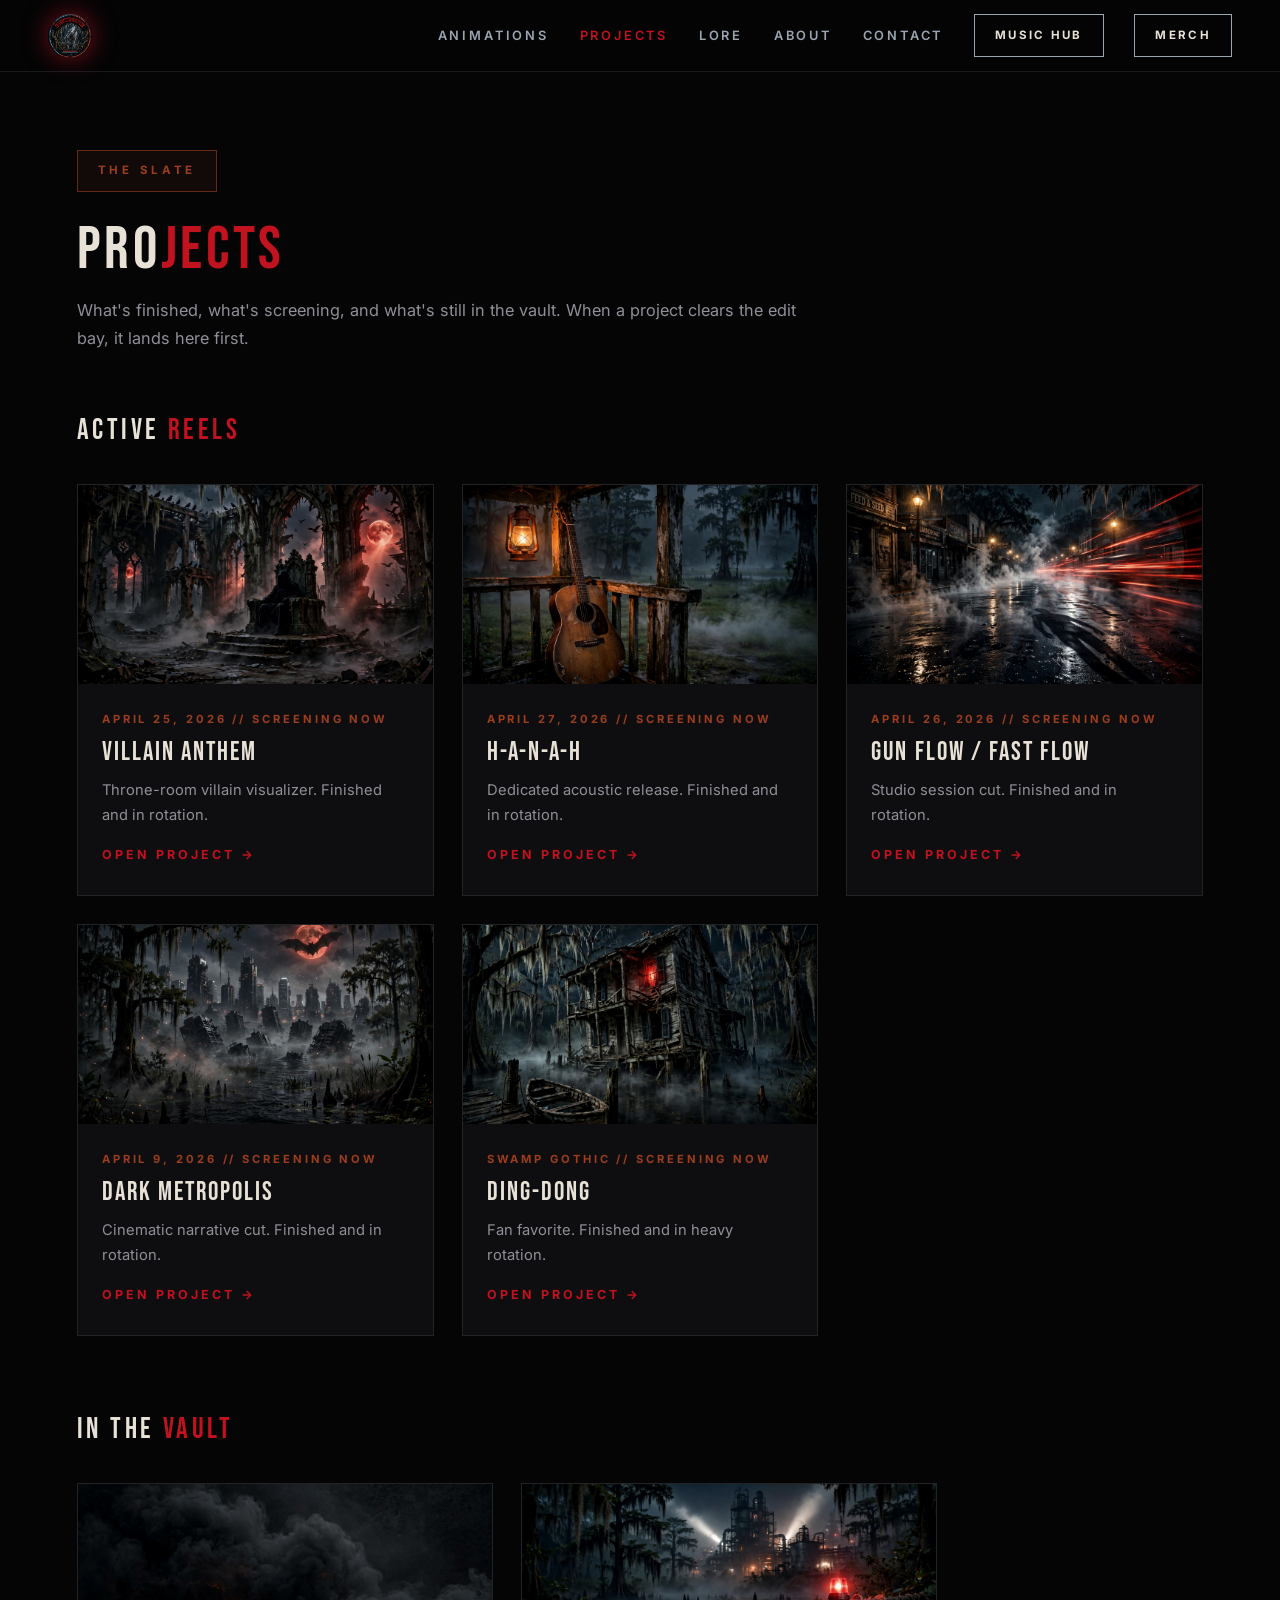
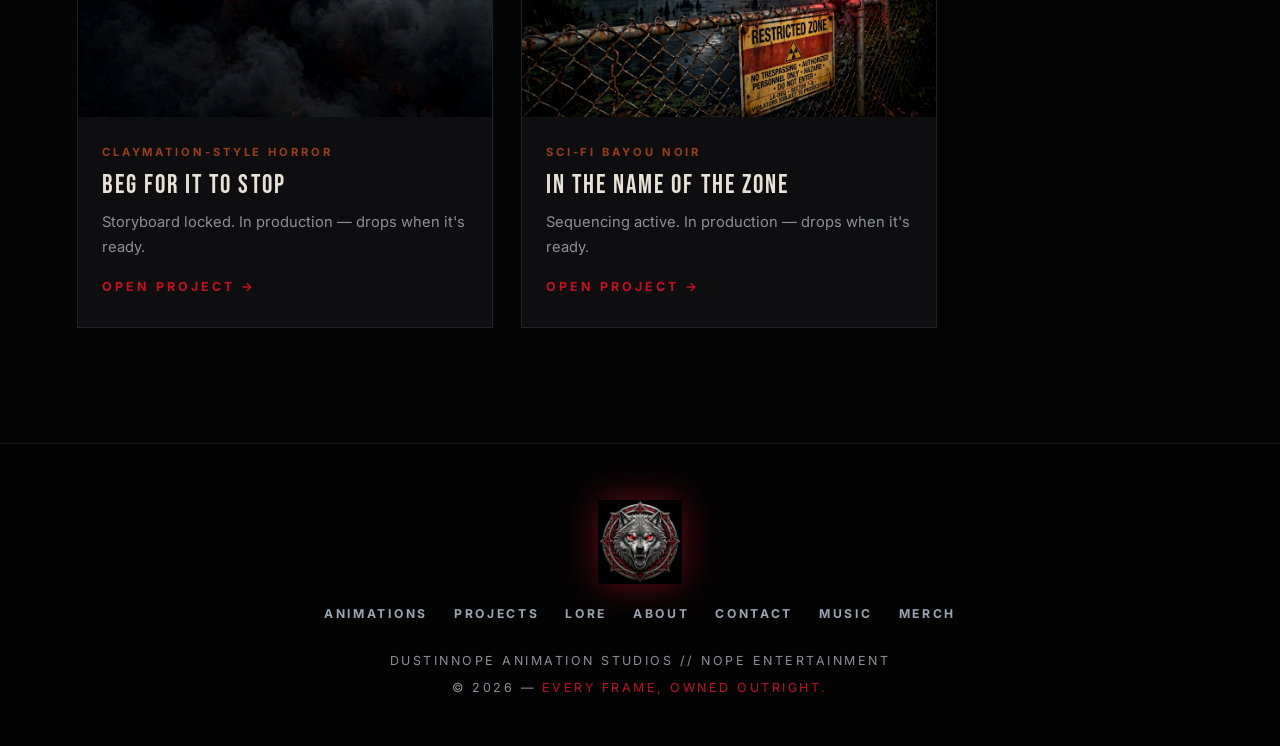
<file: projects.html>
<!DOCTYPE html>
<html lang="en">
<head>
<meta charset="UTF-8">
<meta name="viewport" content="width=device-width, initial-scale=1.0">
<title>PROJECTS — Dustinnope Animation Studios</title>
<meta name="description" content="The studio project slate: active reels and what's in the vault at Dustinnope Animation Studios.">
<link rel="preconnect" href="https://fonts.googleapis.com">
<link rel="preconnect" href="https://fonts.gstatic.com" crossorigin>
<link href="https://fonts.googleapis.com/css2?family=Bebas+Neue&family=Inter:wght@400;500;600;700&display=swap" rel="stylesheet">
<link rel="stylesheet" href="style.css">
</head>
<body>

<header>
  <a class="brand" href="index.html">
    <img src="assets/studio-logo.png" alt="Dustinnope Animation Studios logo">
  </a>
  <button class="nav-toggle" id="navToggle" aria-label="Menu">&#9776;</button>
  <nav class="main-nav" id="mainNav">
    <a class="nav-link" href="animations.html">ANIMATIONS</a>
    <a class="nav-link active" href="projects.html">PROJECTS</a>
    <a class="nav-link" href="lore.html">LORE</a>
    <a class="nav-link" href="about.html">ABOUT</a>
    <a class="nav-link" href="contact.html">CONTACT</a>
    <a class="hub-btn" href="https://dustinnope.com" target="_blank" rel="noopener">MUSIC HUB</a>
    <a class="hub-btn" href="https://shop.dustinnope.com" target="_blank" rel="noopener">MERCH</a>
  </nav>
</header>

<section class="section" style="padding-top:150px;">
  <span class="kicker reveal">THE SLATE</span>
  <h2 class="reveal">PRO<span class="red">JECTS</span></h2>
  <p class="lede reveal">What's finished, what's screening, and what's still in the vault. When a project clears the edit bay, it lands here first.</p>

  <h3 class="condensed reveal" style="font-size:1.8rem;letter-spacing:.12em;margin-bottom:28px;">ACTIVE <span style="color:var(--blood);">REELS</span></h3>
  <div class="card-grid" style="margin-bottom:70px;">
    <article class="card reveal">
      <div class="card-thumb"><img src="assets/concept-villain-anthem.webp" alt="Villain Anthem" loading="lazy"></div>
      <div class="card-body">
        <p class="card-meta">APRIL 25, 2026 // SCREENING NOW</p>
        <h3 class="card-title">VILLAIN ANTHEM</h3>
        <p class="card-desc">Throne-room villain visualizer. Finished and in rotation.</p>
        <a class="card-link" href="project/villain-anthem.html">OPEN PROJECT &#8594;</a>
      </div>
    </article>
    <article class="card reveal">
      <div class="card-thumb"><img src="assets/concept-hanah.webp" alt="H-A-N-A-H" loading="lazy"></div>
      <div class="card-body">
        <p class="card-meta">APRIL 27, 2026 // SCREENING NOW</p>
        <h3 class="card-title">H-A-N-A-H</h3>
        <p class="card-desc">Dedicated acoustic release. Finished and in rotation.</p>
        <a class="card-link" href="project/hanah.html">OPEN PROJECT &#8594;</a>
      </div>
    </article>
    <article class="card reveal">
      <div class="card-thumb"><img src="assets/concept-gun-flow.webp" alt="Gun Flow" loading="lazy"></div>
      <div class="card-body">
        <p class="card-meta">APRIL 26, 2026 // SCREENING NOW</p>
        <h3 class="card-title">GUN FLOW / FAST FLOW</h3>
        <p class="card-desc">Studio session cut. Finished and in rotation.</p>
        <a class="card-link" href="project/gun-flow.html">OPEN PROJECT &#8594;</a>
      </div>
    </article>
    <article class="card reveal">
      <div class="card-thumb"><img src="assets/concept-dark-metropolis.webp" alt="Dark Metropolis" loading="lazy"></div>
      <div class="card-body">
        <p class="card-meta">APRIL 9, 2026 // SCREENING NOW</p>
        <h3 class="card-title">DARK METROPOLIS</h3>
        <p class="card-desc">Cinematic narrative cut. Finished and in rotation.</p>
        <a class="card-link" href="project/dark-metropolis.html">OPEN PROJECT &#8594;</a>
      </div>
    </article>
    <article class="card reveal">
      <div class="card-thumb"><img src="assets/concept-ding-dong.webp" alt="DING-DONG" loading="lazy"></div>
      <div class="card-body">
        <p class="card-meta">SWAMP GOTHIC // SCREENING NOW</p>
        <h3 class="card-title">DING-DONG</h3>
        <p class="card-desc">Fan favorite. Finished and in heavy rotation.</p>
        <a class="card-link" href="project/ding-dong.html">OPEN PROJECT &#8594;</a>
      </div>
    </article>
  </div>

  <h3 class="condensed reveal" style="font-size:1.8rem;letter-spacing:.12em;margin-bottom:28px;">IN THE <span style="color:var(--blood);">VAULT</span></h3>
  <div class="card-grid" style="grid-template-columns:repeat(2,1fr);max-width:860px;">
    <article class="card reveal">
      <div class="card-thumb"><img src="assets/lore-bg-fog.webp" alt="Beg For It To Stop" loading="lazy"></div>
      <div class="card-body">
        <p class="card-meta">CLAYMATION-STYLE HORROR</p>
        <h3 class="card-title">BEG FOR IT TO STOP</h3>
        <p class="card-desc">Storyboard locked. In production — drops when it's ready.</p>
        <a class="card-link" href="project/beg-for-it-to-stop.html">OPEN PROJECT &#8594;</a>
      </div>
    </article>
    <article class="card reveal">
      <div class="card-thumb"><img src="assets/concept-zone.webp" alt="In the Name of the Zone" loading="lazy"></div>
      <div class="card-body">
        <p class="card-meta">SCI-FI BAYOU NOIR</p>
        <h3 class="card-title">IN THE NAME OF THE ZONE</h3>
        <p class="card-desc">Sequencing active. In production — drops when it's ready.</p>
        <a class="card-link" href="project/in-the-name-of-the-zone.html">OPEN PROJECT &#8594;</a>
      </div>
    </article>
  </div>
</section>

<footer>
  <img class="foot-emblem" src="assets/wolf-emblem.webp" alt="Dustinnope wolf emblem">
  <nav class="foot-nav">
    <a href="animations.html">ANIMATIONS</a>
    <a href="projects.html">PROJECTS</a>
    <a href="lore.html">LORE</a>
    <a href="about.html">ABOUT</a>
    <a href="contact.html">CONTACT</a>
    <a href="https://dustinnope.com" target="_blank" rel="noopener">MUSIC</a>
    <a href="https://shop.dustinnope.com" target="_blank" rel="noopener">MERCH</a>
  </nav>
  <p>DUSTINNOPE ANIMATION STUDIOS // NOPE ENTERTAINMENT<br>&copy; <span class="js-year">2026</span> — <span class="red">EVERY FRAME, OWNED OUTRIGHT.</span></p>
</footer>

<script src="script.js"></script>
</body>
</html>
</file>
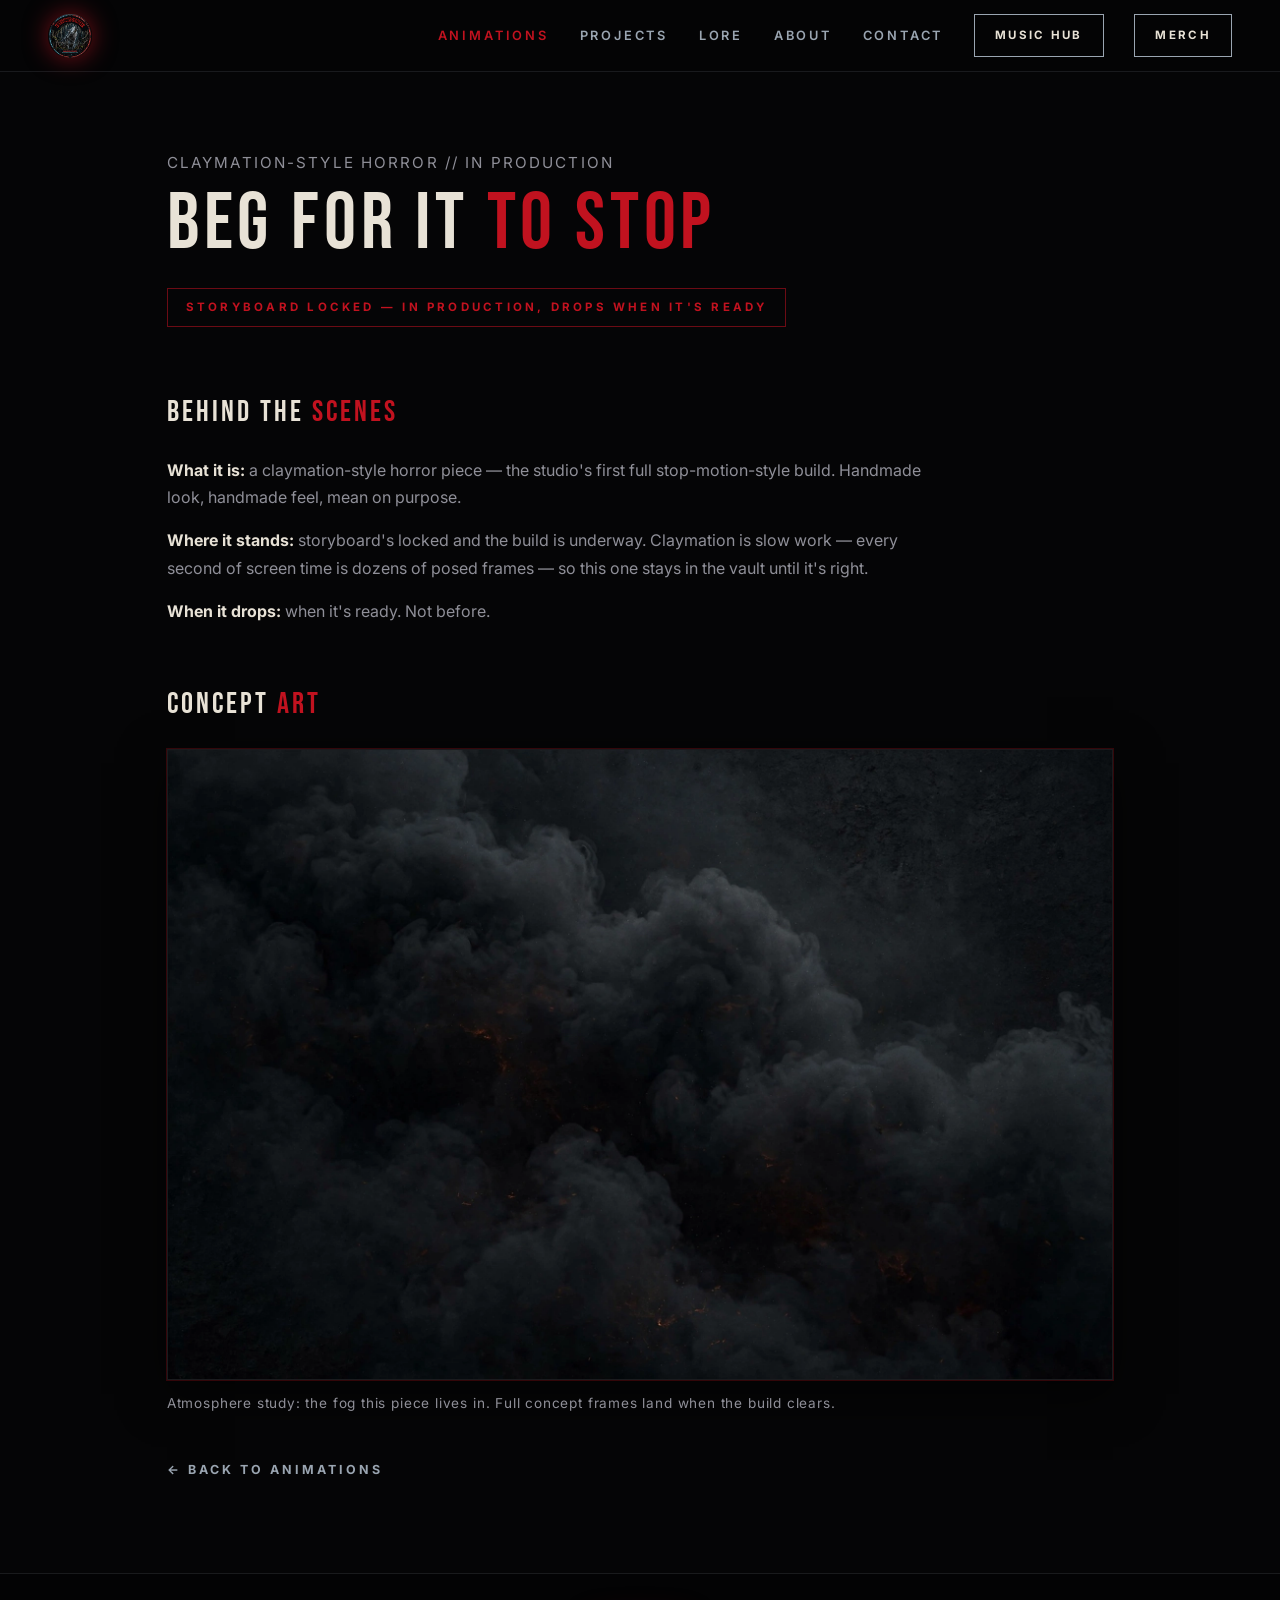
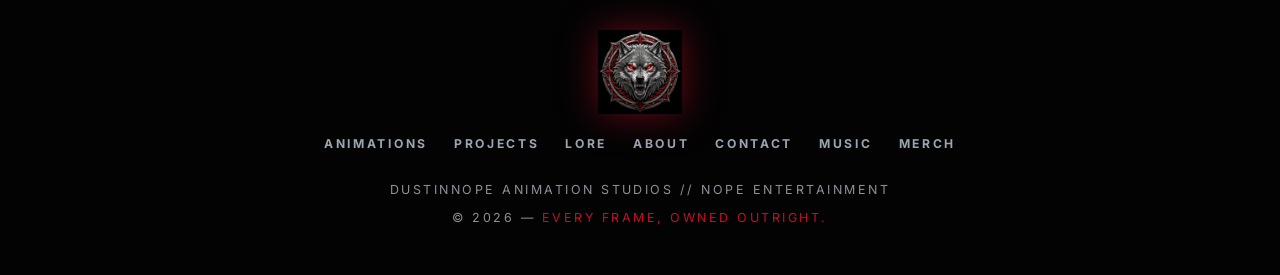
<file: project/beg-for-it-to-stop.html>
<!DOCTYPE html>
<html lang="en">
<head>
<meta charset="UTF-8">
<meta name="viewport" content="width=device-width, initial-scale=1.0">
<title>BEG FOR IT TO STOP — Dustinnope Animation Studios</title>
<meta name="description" content="Beg For It To Stop — claymation-style horror, in production at Dustinnope Animation Studios.">
<link rel="preconnect" href="https://fonts.googleapis.com">
<link rel="preconnect" href="https://fonts.gstatic.com" crossorigin>
<link href="https://fonts.googleapis.com/css2?family=Bebas+Neue&family=Inter:wght@400;500;600;700&display=swap" rel="stylesheet">
<link rel="stylesheet" href="../style.css">
</head>
<body>

<header>
  <a class="brand" href="../index.html">
    <img src="../assets/studio-logo.png" alt="Dustinnope Animation Studios logo">
  </a>
  <button class="nav-toggle" id="navToggle" aria-label="Menu">&#9776;</button>
  <nav class="main-nav" id="mainNav">
    <a class="nav-link active" href="../animations.html">ANIMATIONS</a>
    <a class="nav-link" href="../projects.html">PROJECTS</a>
    <a class="nav-link" href="../lore.html">LORE</a>
    <a class="nav-link" href="../about.html">ABOUT</a>
    <a class="nav-link" href="../contact.html">CONTACT</a>
    <a class="hub-btn" href="https://dustinnope.com" target="_blank" rel="noopener">MUSIC HUB</a>
    <a class="hub-btn" href="https://shop.dustinnope.com" target="_blank" rel="noopener">MERCH</a>
  </nav>
</header>

<div class="project-hero">
  <p class="p-genre reveal">CLAYMATION-STYLE HORROR // IN PRODUCTION</p>
  <h1 class="reveal">BEG FOR IT <span class="red">TO STOP</span></h1>
  <span class="p-status reveal">STORYBOARD LOCKED — IN PRODUCTION, DROPS WHEN IT'S READY</span>
</div>

<div class="project-body" style="padding-top:20px;">
  <div class="bts reveal">
    <h3>BEHIND THE <span class="red">SCENES</span></h3>
    <p><strong>What it is:</strong> a claymation-style horror piece — the studio's first full stop-motion-style build. Handmade look, handmade feel, mean on purpose.</p>
    <p><strong>Where it stands:</strong> storyboard's locked and the build is underway. Claymation is slow work — every second of screen time is dozens of posed frames — so this one stays in the vault until it's right.</p>
    <p><strong>When it drops:</strong> when it's ready. Not before.</p>
  </div>
  <figure class="concept reveal">
    <h3>CONCEPT <span class="red">ART</span></h3>
    <img src="../assets/lore-bg-fog.webp" alt="Beg For It To Stop — atmosphere study" loading="lazy">
    <figcaption>Atmosphere study: the fog this piece lives in. Full concept frames land when the build clears.</figcaption>
  </figure>
  <a class="back-link" href="../animations.html">&#8592; BACK TO ANIMATIONS</a>
</div>

<footer>
  <img class="foot-emblem" src="../assets/wolf-emblem.webp" alt="Dustinnope wolf emblem">
  <nav class="foot-nav">
    <a href="../animations.html">ANIMATIONS</a>
    <a href="../projects.html">PROJECTS</a>
    <a href="../lore.html">LORE</a>
    <a href="../about.html">ABOUT</a>
    <a href="../contact.html">CONTACT</a>
    <a href="https://dustinnope.com" target="_blank" rel="noopener">MUSIC</a>
    <a href="https://shop.dustinnope.com" target="_blank" rel="noopener">MERCH</a>
  </nav>
  <p>DUSTINNOPE ANIMATION STUDIOS // NOPE ENTERTAINMENT<br>&copy; <span class="js-year">2026</span> — <span class="red">EVERY FRAME, OWNED OUTRIGHT.</span></p>
</footer>

<script src="../script.js"></script>
</body>
</html>
</file>
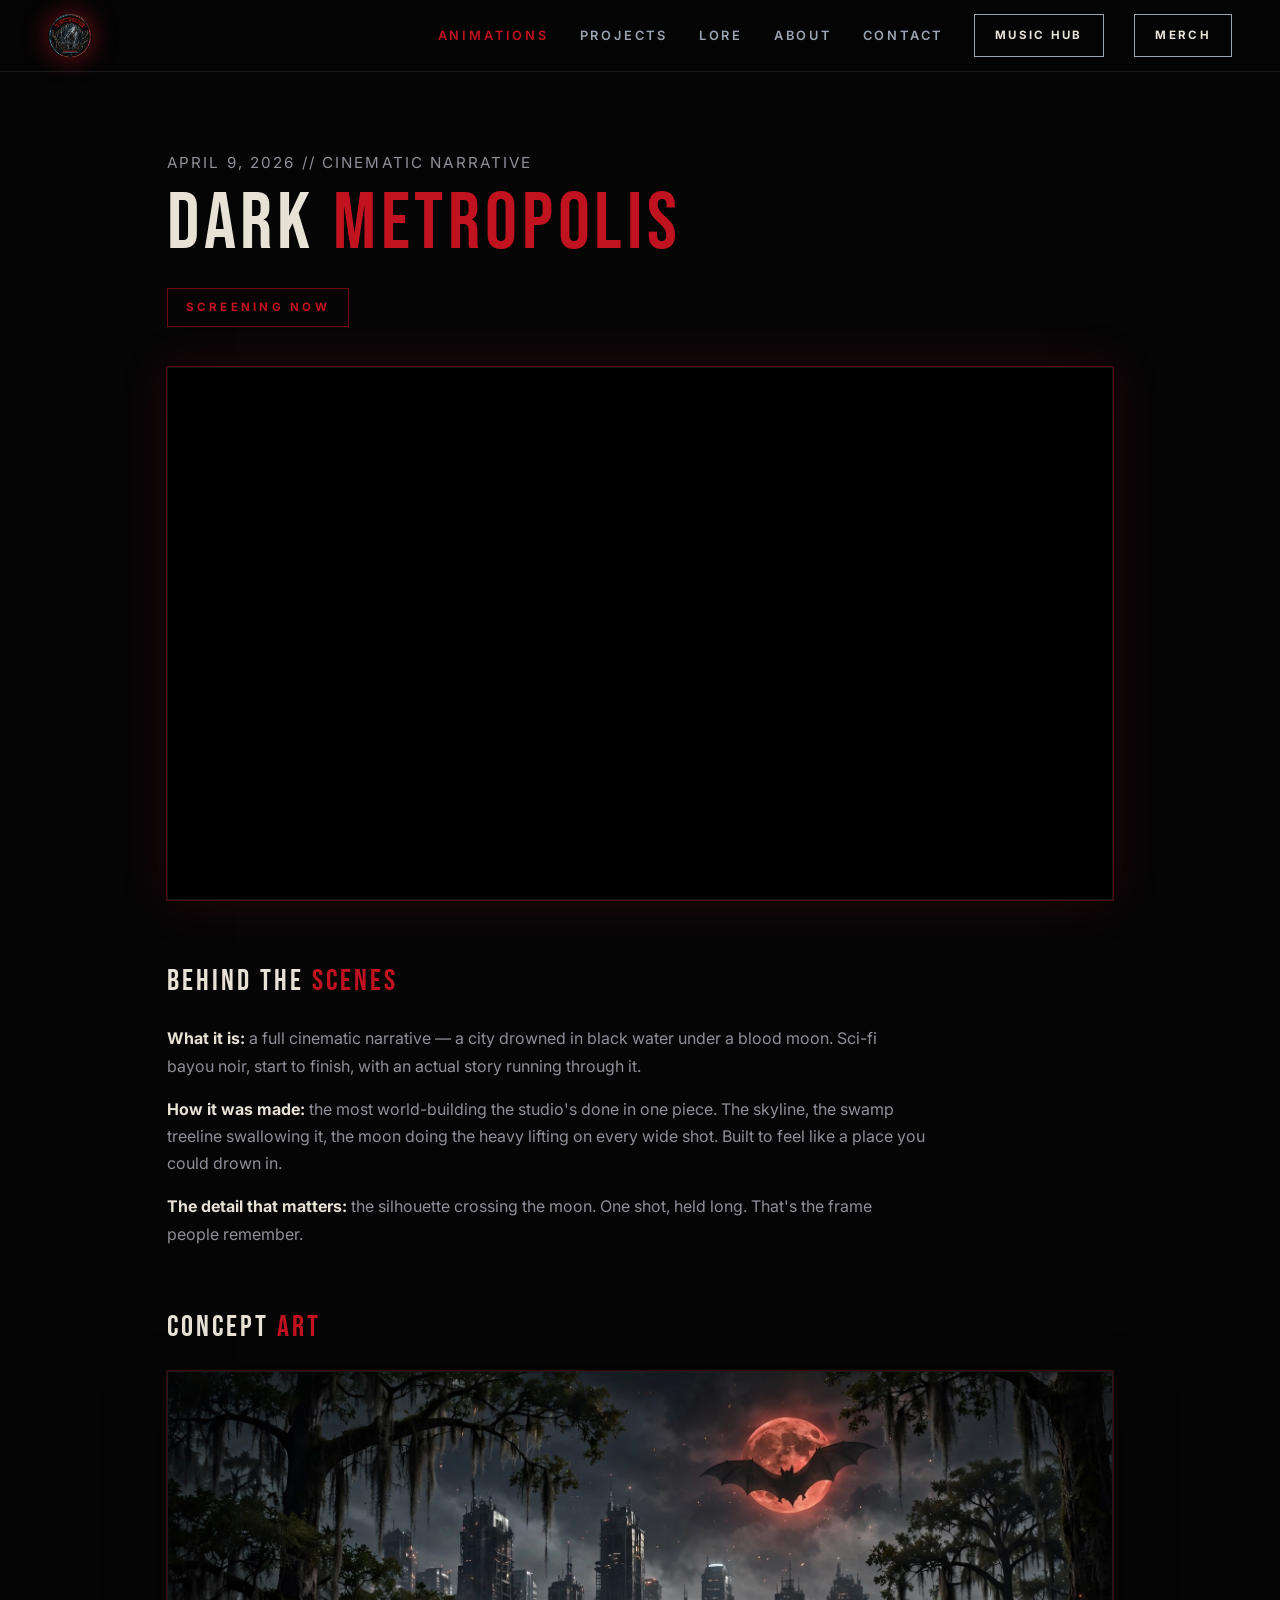
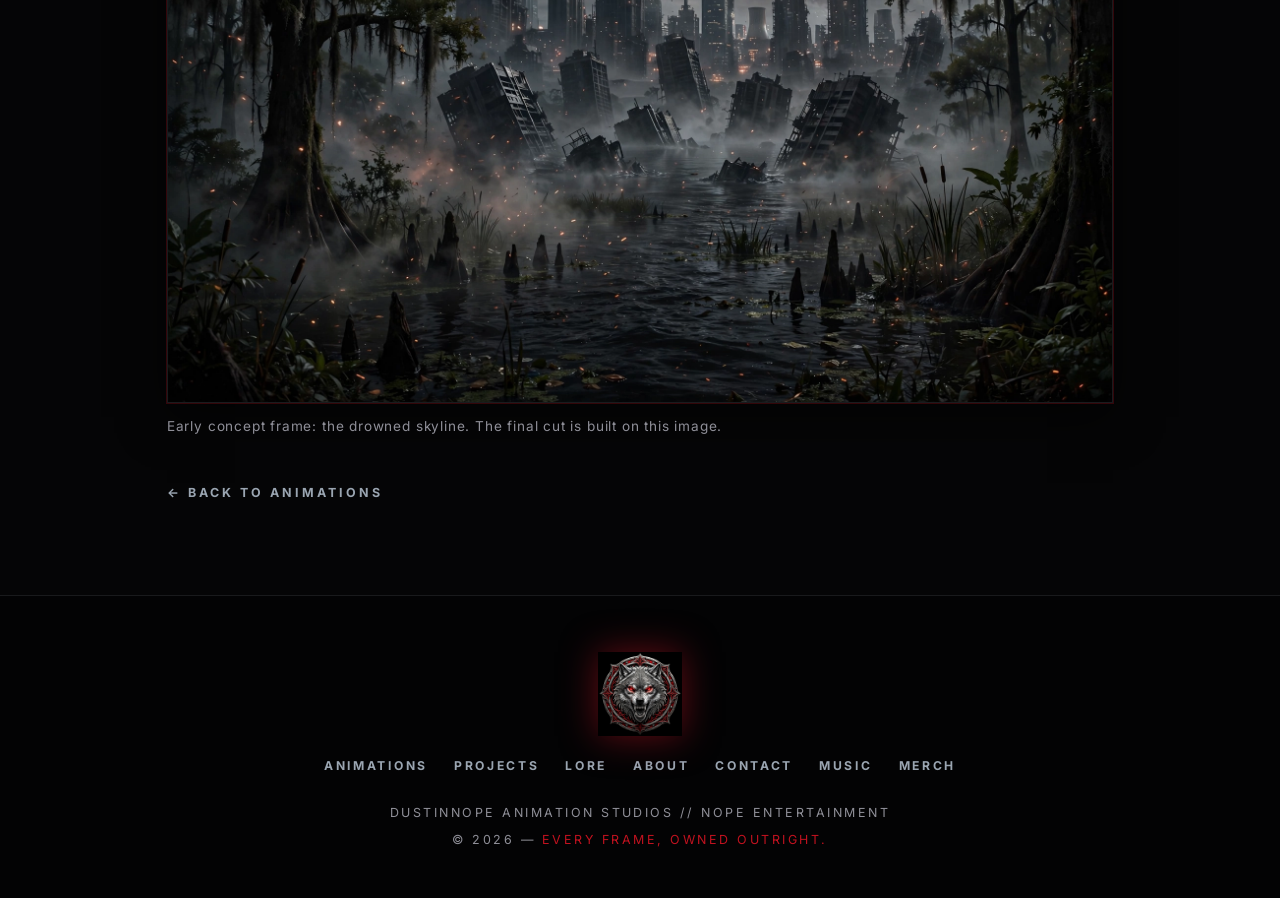
<file: project/dark-metropolis.html>
<!DOCTYPE html>
<html lang="en">
<head>
<meta charset="UTF-8">
<meta name="viewport" content="width=device-width, initial-scale=1.0">
<title>DARK METROPOLIS — Dustinnope Animation Studios</title>
<meta name="description" content="Dark Metropolis — cinematic narrative cut from Dustinnope Animation Studios.">
<link rel="preconnect" href="https://fonts.googleapis.com">
<link rel="preconnect" href="https://fonts.gstatic.com" crossorigin>
<link href="https://fonts.googleapis.com/css2?family=Bebas+Neue&family=Inter:wght@400;500;600;700&display=swap" rel="stylesheet">
<link rel="stylesheet" href="../style.css">
</head>
<body>

<header>
  <a class="brand" href="../index.html">
    <img src="../assets/studio-logo.png" alt="Dustinnope Animation Studios logo">
  </a>
  <button class="nav-toggle" id="navToggle" aria-label="Menu">&#9776;</button>
  <nav class="main-nav" id="mainNav">
    <a class="nav-link active" href="../animations.html">ANIMATIONS</a>
    <a class="nav-link" href="../projects.html">PROJECTS</a>
    <a class="nav-link" href="../lore.html">LORE</a>
    <a class="nav-link" href="../about.html">ABOUT</a>
    <a class="nav-link" href="../contact.html">CONTACT</a>
    <a class="hub-btn" href="https://dustinnope.com" target="_blank" rel="noopener">MUSIC HUB</a>
    <a class="hub-btn" href="https://shop.dustinnope.com" target="_blank" rel="noopener">MERCH</a>
  </nav>
</header>

<div class="project-hero">
  <p class="p-genre reveal">APRIL 9, 2026 // CINEMATIC NARRATIVE</p>
  <h1 class="reveal">DARK <span class="red">METROPOLIS</span></h1>
  <span class="p-status reveal">SCREENING NOW</span>
</div>

<div class="video-frame reveal">
  <div class="video-shell">
    <iframe src="https://www.youtube-nocookie.com/embed/TrBpocgvX4s" title="Dark Metropolis — cinematic narrative" loading="lazy" allow="accelerometer; autoplay; clipboard-write; encrypted-media; gyroscope; picture-in-picture" allowfullscreen></iframe>
  </div>
</div>

<div class="project-body">
  <div class="bts reveal">
    <h3>BEHIND THE <span class="red">SCENES</span></h3>
    <p><strong>What it is:</strong> a full cinematic narrative — a city drowned in black water under a blood moon. Sci-fi bayou noir, start to finish, with an actual story running through it.</p>
    <p><strong>How it was made:</strong> the most world-building the studio's done in one piece. The skyline, the swamp treeline swallowing it, the moon doing the heavy lifting on every wide shot. Built to feel like a place you could drown in.</p>
    <p><strong>The detail that matters:</strong> the silhouette crossing the moon. One shot, held long. That's the frame people remember.</p>
  </div>
  <figure class="concept reveal">
    <h3>CONCEPT <span class="red">ART</span></h3>
    <img src="../assets/concept-dark-metropolis.webp" alt="Dark Metropolis concept art" loading="lazy">
    <figcaption>Early concept frame: the drowned skyline. The final cut is built on this image.</figcaption>
  </figure>
  <a class="back-link" href="../animations.html">&#8592; BACK TO ANIMATIONS</a>
</div>

<footer>
  <img class="foot-emblem" src="../assets/wolf-emblem.webp" alt="Dustinnope wolf emblem">
  <nav class="foot-nav">
    <a href="../animations.html">ANIMATIONS</a>
    <a href="../projects.html">PROJECTS</a>
    <a href="../lore.html">LORE</a>
    <a href="../about.html">ABOUT</a>
    <a href="../contact.html">CONTACT</a>
    <a href="https://dustinnope.com" target="_blank" rel="noopener">MUSIC</a>
    <a href="https://shop.dustinnope.com" target="_blank" rel="noopener">MERCH</a>
  </nav>
  <p>DUSTINNOPE ANIMATION STUDIOS // NOPE ENTERTAINMENT<br>&copy; <span class="js-year">2026</span> — <span class="red">EVERY FRAME, OWNED OUTRIGHT.</span></p>
</footer>

<script src="../script.js"></script>
</body>
</html>
</file>
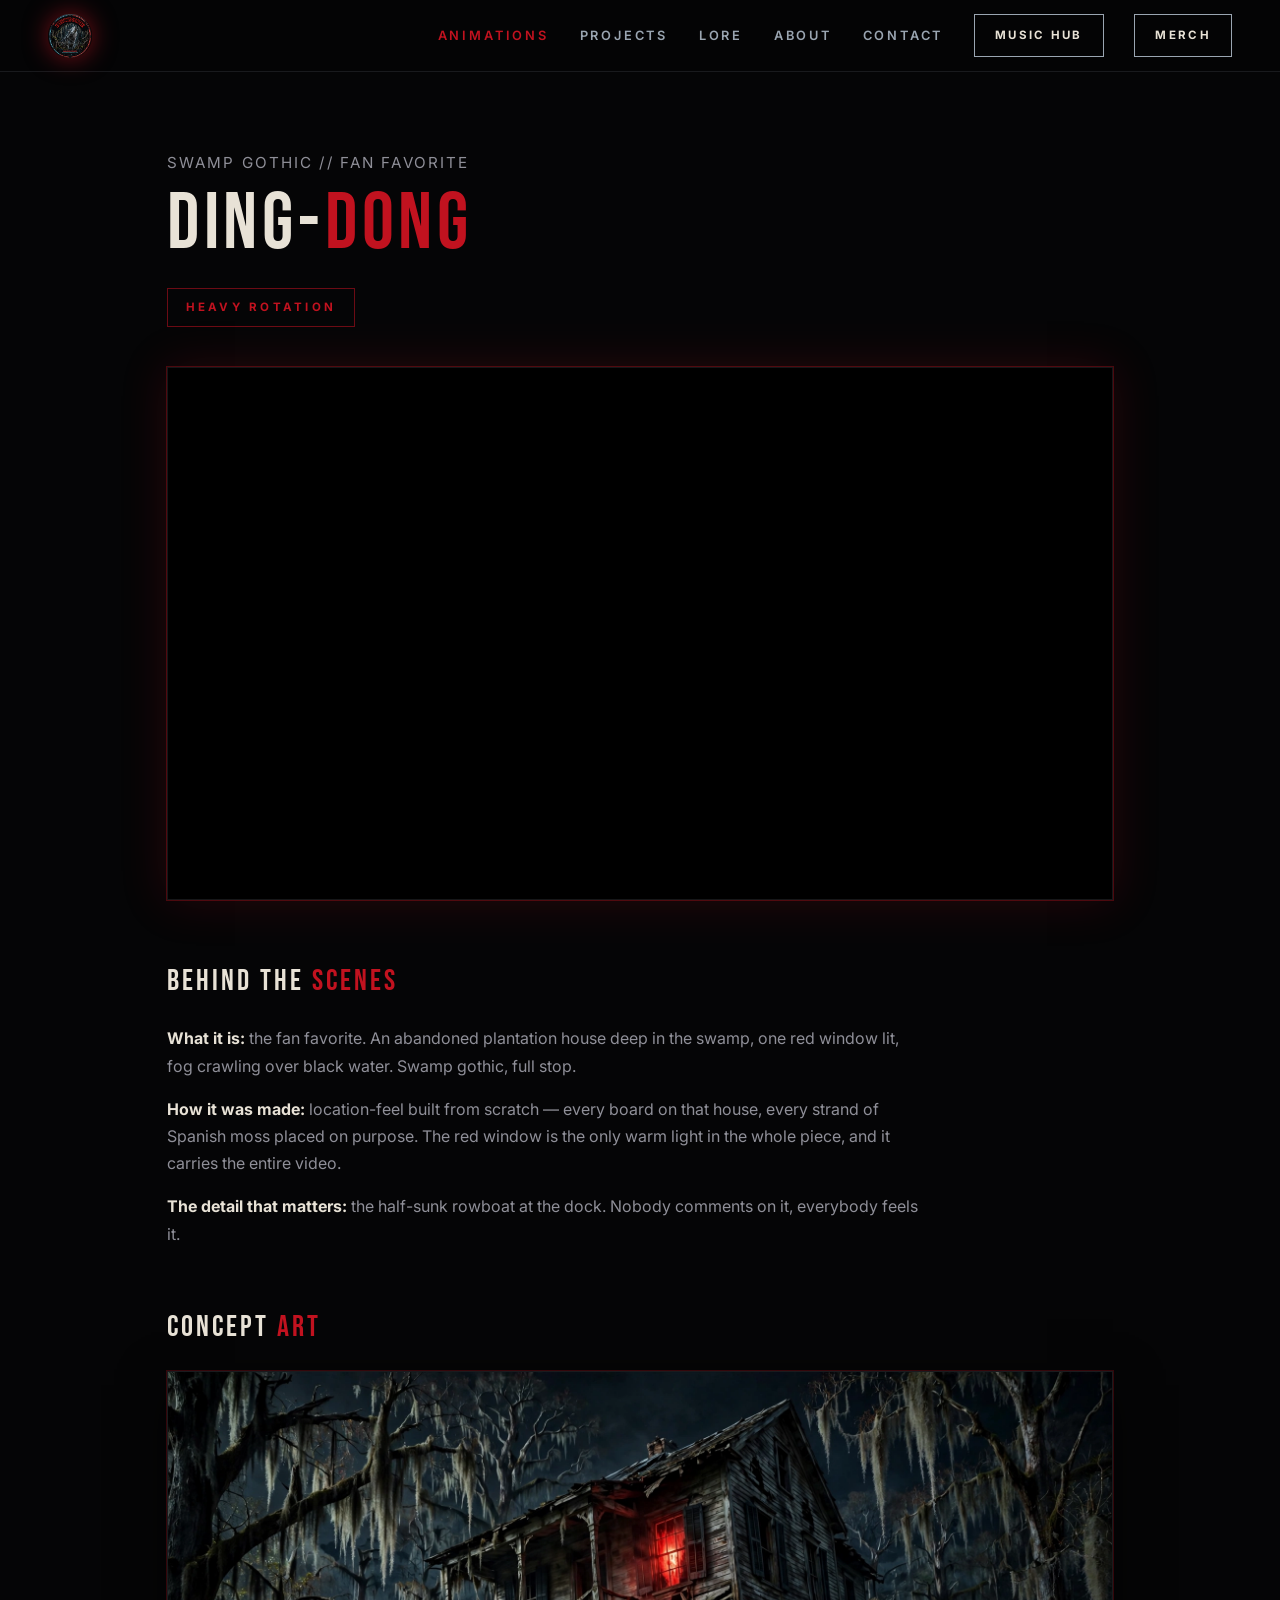
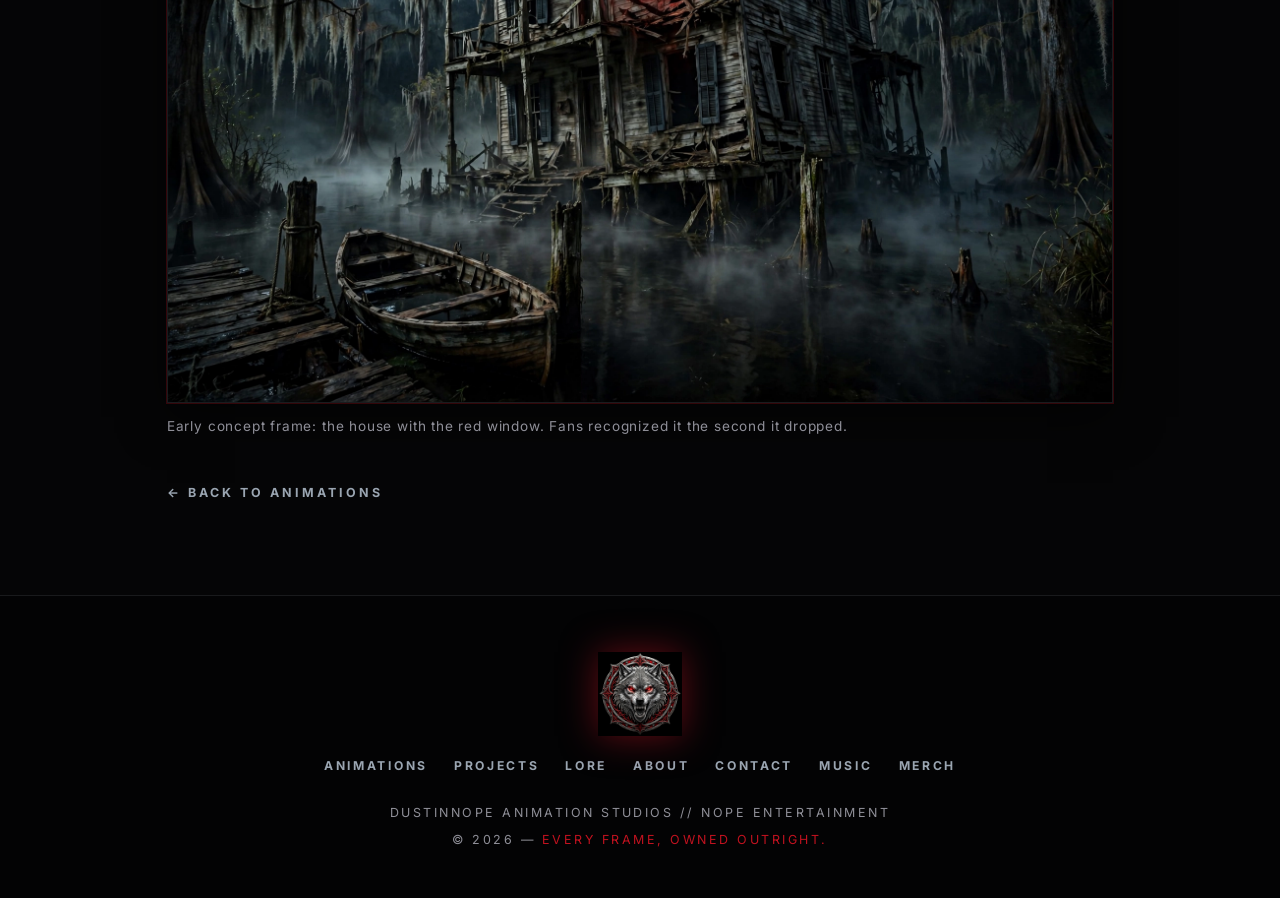
<file: project/ding-dong.html>
<!DOCTYPE html>
<html lang="en">
<head>
<meta charset="UTF-8">
<meta name="viewport" content="width=device-width, initial-scale=1.0">
<title>DING-DONG — Dustinnope Animation Studios</title>
<meta name="description" content="DING-DONG — swamp gothic fan favorite from Dustinnope Animation Studios.">
<link rel="preconnect" href="https://fonts.googleapis.com">
<link rel="preconnect" href="https://fonts.gstatic.com" crossorigin>
<link href="https://fonts.googleapis.com/css2?family=Bebas+Neue&family=Inter:wght@400;500;600;700&display=swap" rel="stylesheet">
<link rel="stylesheet" href="../style.css">
</head>
<body>

<header>
  <a class="brand" href="../index.html">
    <img src="../assets/studio-logo.png" alt="Dustinnope Animation Studios logo">
  </a>
  <button class="nav-toggle" id="navToggle" aria-label="Menu">&#9776;</button>
  <nav class="main-nav" id="mainNav">
    <a class="nav-link active" href="../animations.html">ANIMATIONS</a>
    <a class="nav-link" href="../projects.html">PROJECTS</a>
    <a class="nav-link" href="../lore.html">LORE</a>
    <a class="nav-link" href="../about.html">ABOUT</a>
    <a class="nav-link" href="../contact.html">CONTACT</a>
    <a class="hub-btn" href="https://dustinnope.com" target="_blank" rel="noopener">MUSIC HUB</a>
    <a class="hub-btn" href="https://shop.dustinnope.com" target="_blank" rel="noopener">MERCH</a>
  </nav>
</header>

<div class="project-hero">
  <p class="p-genre reveal">SWAMP GOTHIC // FAN FAVORITE</p>
  <h1 class="reveal">DING-<span class="red">DONG</span></h1>
  <span class="p-status reveal">HEAVY ROTATION</span>
</div>

<div class="video-frame reveal">
  <div class="video-shell">
    <iframe src="https://www.youtube-nocookie.com/embed/f8bQqlqthDg" title="DING-DONG — swamp gothic" loading="lazy" allow="accelerometer; autoplay; clipboard-write; encrypted-media; gyroscope; picture-in-picture" allowfullscreen></iframe>
  </div>
</div>

<div class="project-body">
  <div class="bts reveal">
    <h3>BEHIND THE <span class="red">SCENES</span></h3>
    <p><strong>What it is:</strong> the fan favorite. An abandoned plantation house deep in the swamp, one red window lit, fog crawling over black water. Swamp gothic, full stop.</p>
    <p><strong>How it was made:</strong> location-feel built from scratch — every board on that house, every strand of Spanish moss placed on purpose. The red window is the only warm light in the whole piece, and it carries the entire video.</p>
    <p><strong>The detail that matters:</strong> the half-sunk rowboat at the dock. Nobody comments on it, everybody feels it.</p>
  </div>
  <figure class="concept reveal">
    <h3>CONCEPT <span class="red">ART</span></h3>
    <img src="../assets/concept-ding-dong.webp" alt="DING-DONG concept art" loading="lazy">
    <figcaption>Early concept frame: the house with the red window. Fans recognized it the second it dropped.</figcaption>
  </figure>
  <a class="back-link" href="../animations.html">&#8592; BACK TO ANIMATIONS</a>
</div>

<footer>
  <img class="foot-emblem" src="../assets/wolf-emblem.webp" alt="Dustinnope wolf emblem">
  <nav class="foot-nav">
    <a href="../animations.html">ANIMATIONS</a>
    <a href="../projects.html">PROJECTS</a>
    <a href="../lore.html">LORE</a>
    <a href="../about.html">ABOUT</a>
    <a href="../contact.html">CONTACT</a>
    <a href="https://dustinnope.com" target="_blank" rel="noopener">MUSIC</a>
    <a href="https://shop.dustinnope.com" target="_blank" rel="noopener">MERCH</a>
  </nav>
  <p>DUSTINNOPE ANIMATION STUDIOS // NOPE ENTERTAINMENT<br>&copy; <span class="js-year">2026</span> — <span class="red">EVERY FRAME, OWNED OUTRIGHT.</span></p>
</footer>

<script src="../script.js"></script>
</body>
</html>
</file>
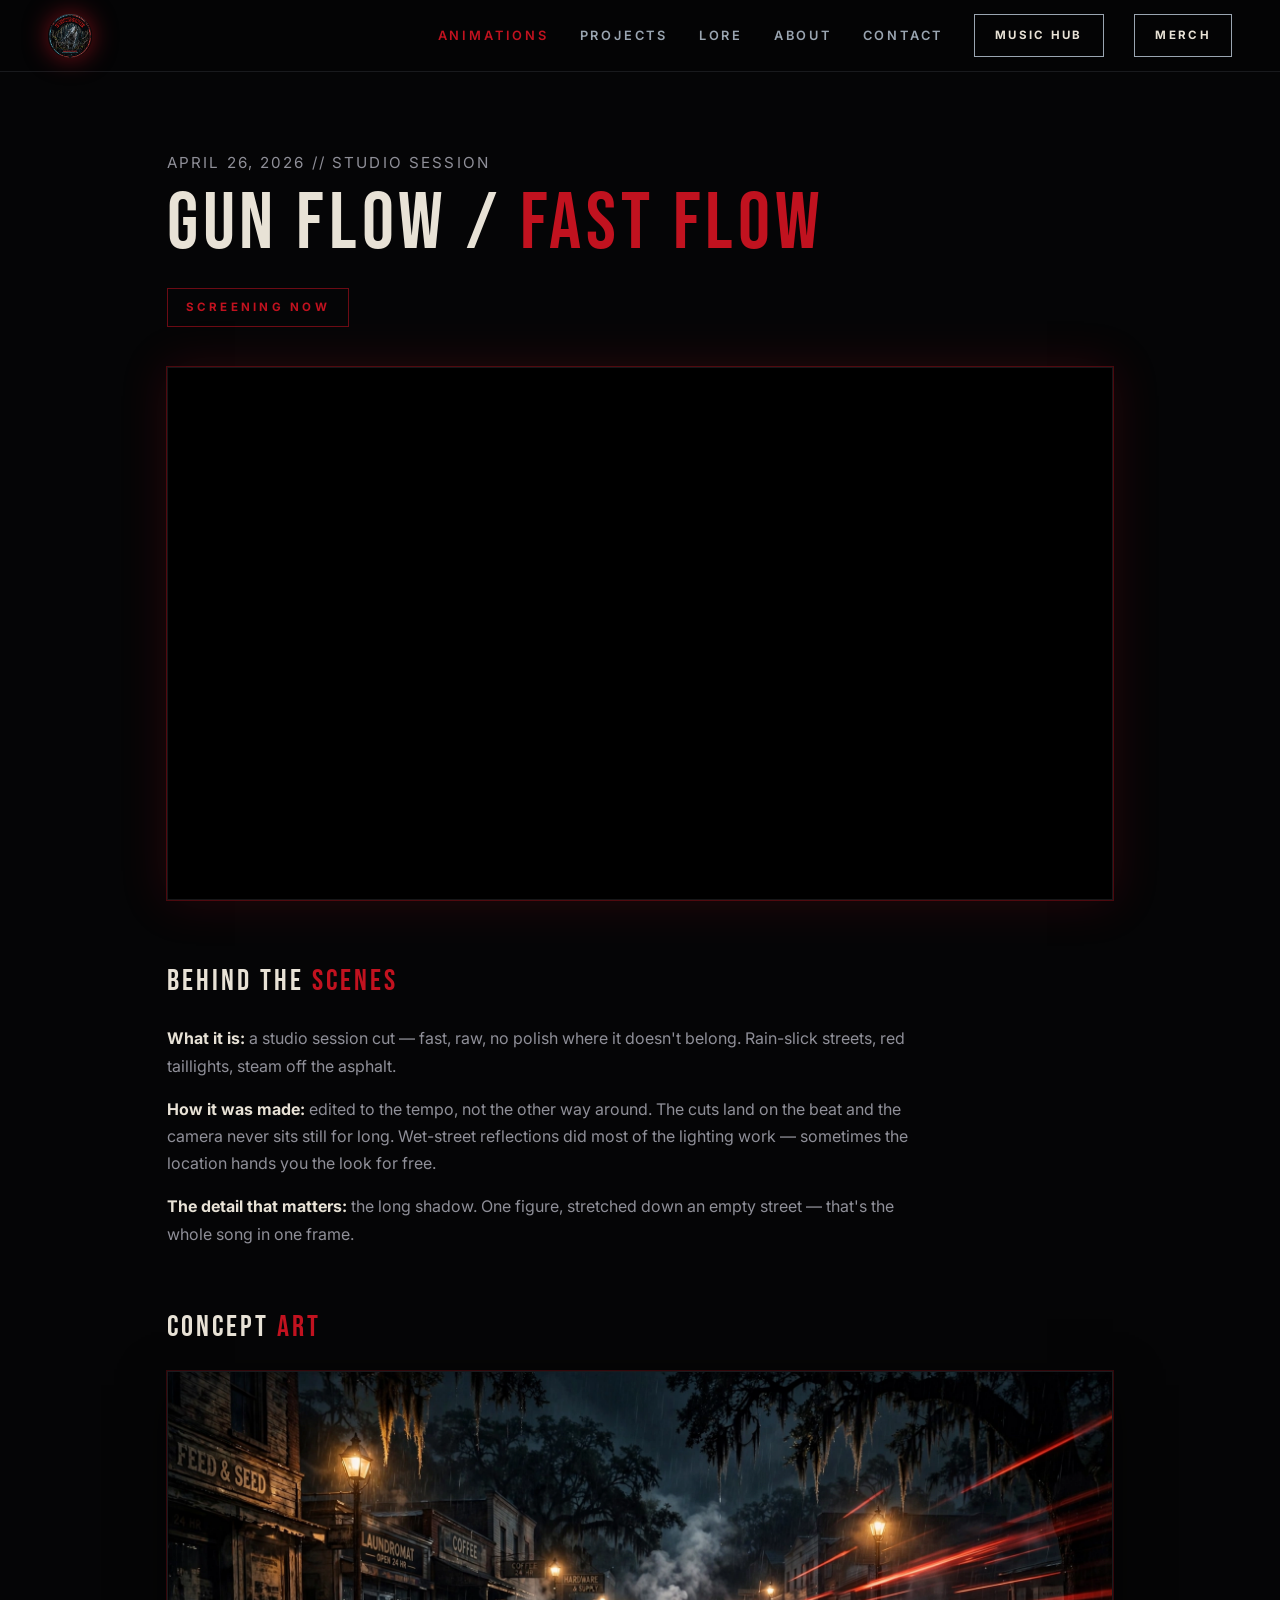
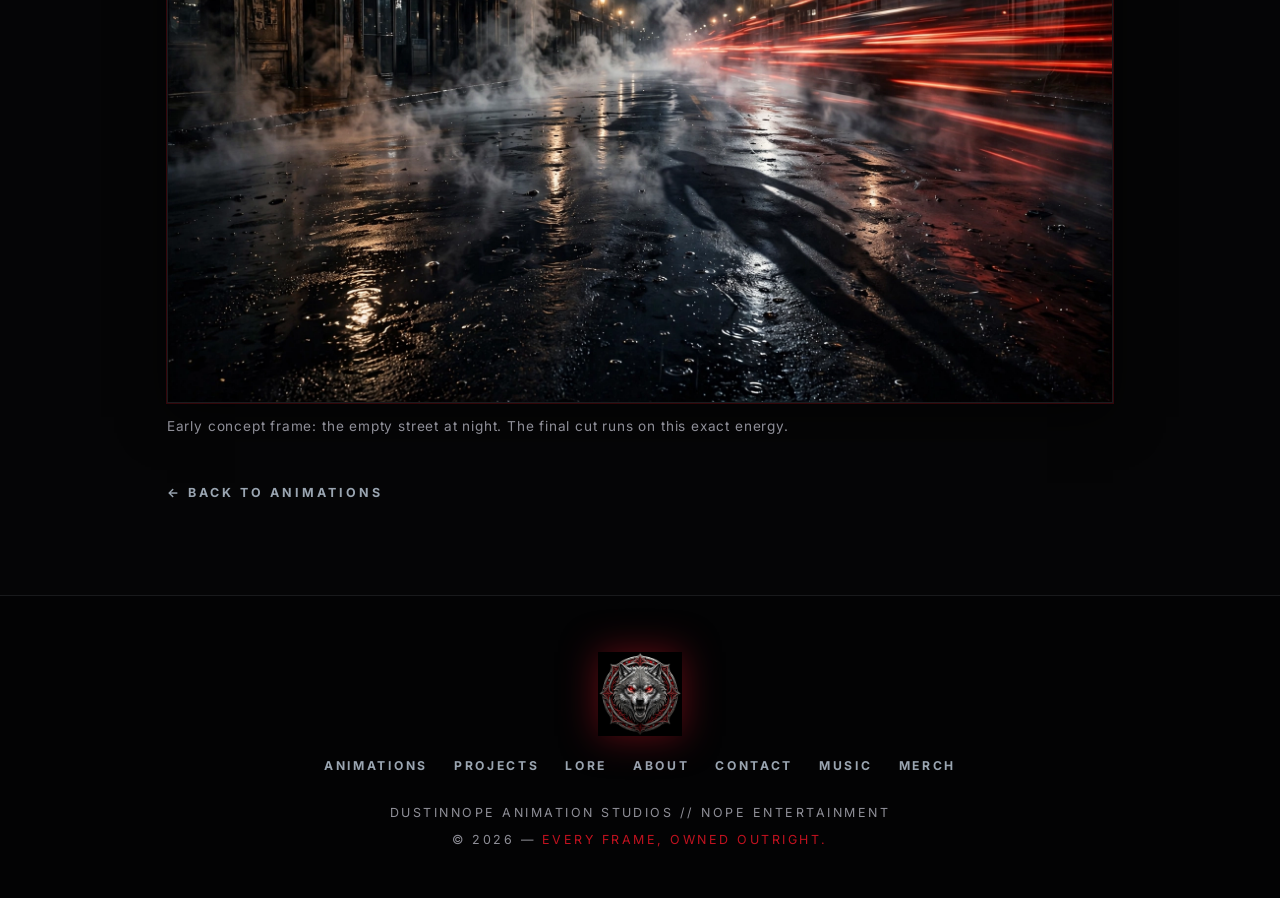
<file: project/gun-flow.html>
<!DOCTYPE html>
<html lang="en">
<head>
<meta charset="UTF-8">
<meta name="viewport" content="width=device-width, initial-scale=1.0">
<title>GUN FLOW / FAST FLOW — Dustinnope Animation Studios</title>
<meta name="description" content="Gun Flow / Fast Flow — studio session cut from Dustinnope Animation Studios.">
<link rel="preconnect" href="https://fonts.googleapis.com">
<link rel="preconnect" href="https://fonts.gstatic.com" crossorigin>
<link href="https://fonts.googleapis.com/css2?family=Bebas+Neue&family=Inter:wght@400;500;600;700&display=swap" rel="stylesheet">
<link rel="stylesheet" href="../style.css">
</head>
<body>

<header>
  <a class="brand" href="../index.html">
    <img src="../assets/studio-logo.png" alt="Dustinnope Animation Studios logo">
  </a>
  <button class="nav-toggle" id="navToggle" aria-label="Menu">&#9776;</button>
  <nav class="main-nav" id="mainNav">
    <a class="nav-link active" href="../animations.html">ANIMATIONS</a>
    <a class="nav-link" href="../projects.html">PROJECTS</a>
    <a class="nav-link" href="../lore.html">LORE</a>
    <a class="nav-link" href="../about.html">ABOUT</a>
    <a class="nav-link" href="../contact.html">CONTACT</a>
    <a class="hub-btn" href="https://dustinnope.com" target="_blank" rel="noopener">MUSIC HUB</a>
    <a class="hub-btn" href="https://shop.dustinnope.com" target="_blank" rel="noopener">MERCH</a>
  </nav>
</header>

<div class="project-hero">
  <p class="p-genre reveal">APRIL 26, 2026 // STUDIO SESSION</p>
  <h1 class="reveal">GUN FLOW / <span class="red">FAST FLOW</span></h1>
  <span class="p-status reveal">SCREENING NOW</span>
</div>

<div class="video-frame reveal">
  <div class="video-shell">
    <iframe src="https://www.youtube-nocookie.com/embed/xEIRMMd9skk" title="Gun Flow / Fast Flow — studio session" loading="lazy" allow="accelerometer; autoplay; clipboard-write; encrypted-media; gyroscope; picture-in-picture" allowfullscreen></iframe>
  </div>
</div>

<div class="project-body">
  <div class="bts reveal">
    <h3>BEHIND THE <span class="red">SCENES</span></h3>
    <p><strong>What it is:</strong> a studio session cut — fast, raw, no polish where it doesn't belong. Rain-slick streets, red taillights, steam off the asphalt.</p>
    <p><strong>How it was made:</strong> edited to the tempo, not the other way around. The cuts land on the beat and the camera never sits still for long. Wet-street reflections did most of the lighting work — sometimes the location hands you the look for free.</p>
    <p><strong>The detail that matters:</strong> the long shadow. One figure, stretched down an empty street — that's the whole song in one frame.</p>
  </div>
  <figure class="concept reveal">
    <h3>CONCEPT <span class="red">ART</span></h3>
    <img src="../assets/concept-gun-flow.webp" alt="Gun Flow concept art" loading="lazy">
    <figcaption>Early concept frame: the empty street at night. The final cut runs on this exact energy.</figcaption>
  </figure>
  <a class="back-link" href="../animations.html">&#8592; BACK TO ANIMATIONS</a>
</div>

<footer>
  <img class="foot-emblem" src="../assets/wolf-emblem.webp" alt="Dustinnope wolf emblem">
  <nav class="foot-nav">
    <a href="../animations.html">ANIMATIONS</a>
    <a href="../projects.html">PROJECTS</a>
    <a href="../lore.html">LORE</a>
    <a href="../about.html">ABOUT</a>
    <a href="../contact.html">CONTACT</a>
    <a href="https://dustinnope.com" target="_blank" rel="noopener">MUSIC</a>
    <a href="https://shop.dustinnope.com" target="_blank" rel="noopener">MERCH</a>
  </nav>
  <p>DUSTINNOPE ANIMATION STUDIOS // NOPE ENTERTAINMENT<br>&copy; <span class="js-year">2026</span> — <span class="red">EVERY FRAME, OWNED OUTRIGHT.</span></p>
</footer>

<script src="../script.js"></script>
</body>
</html>
</file>
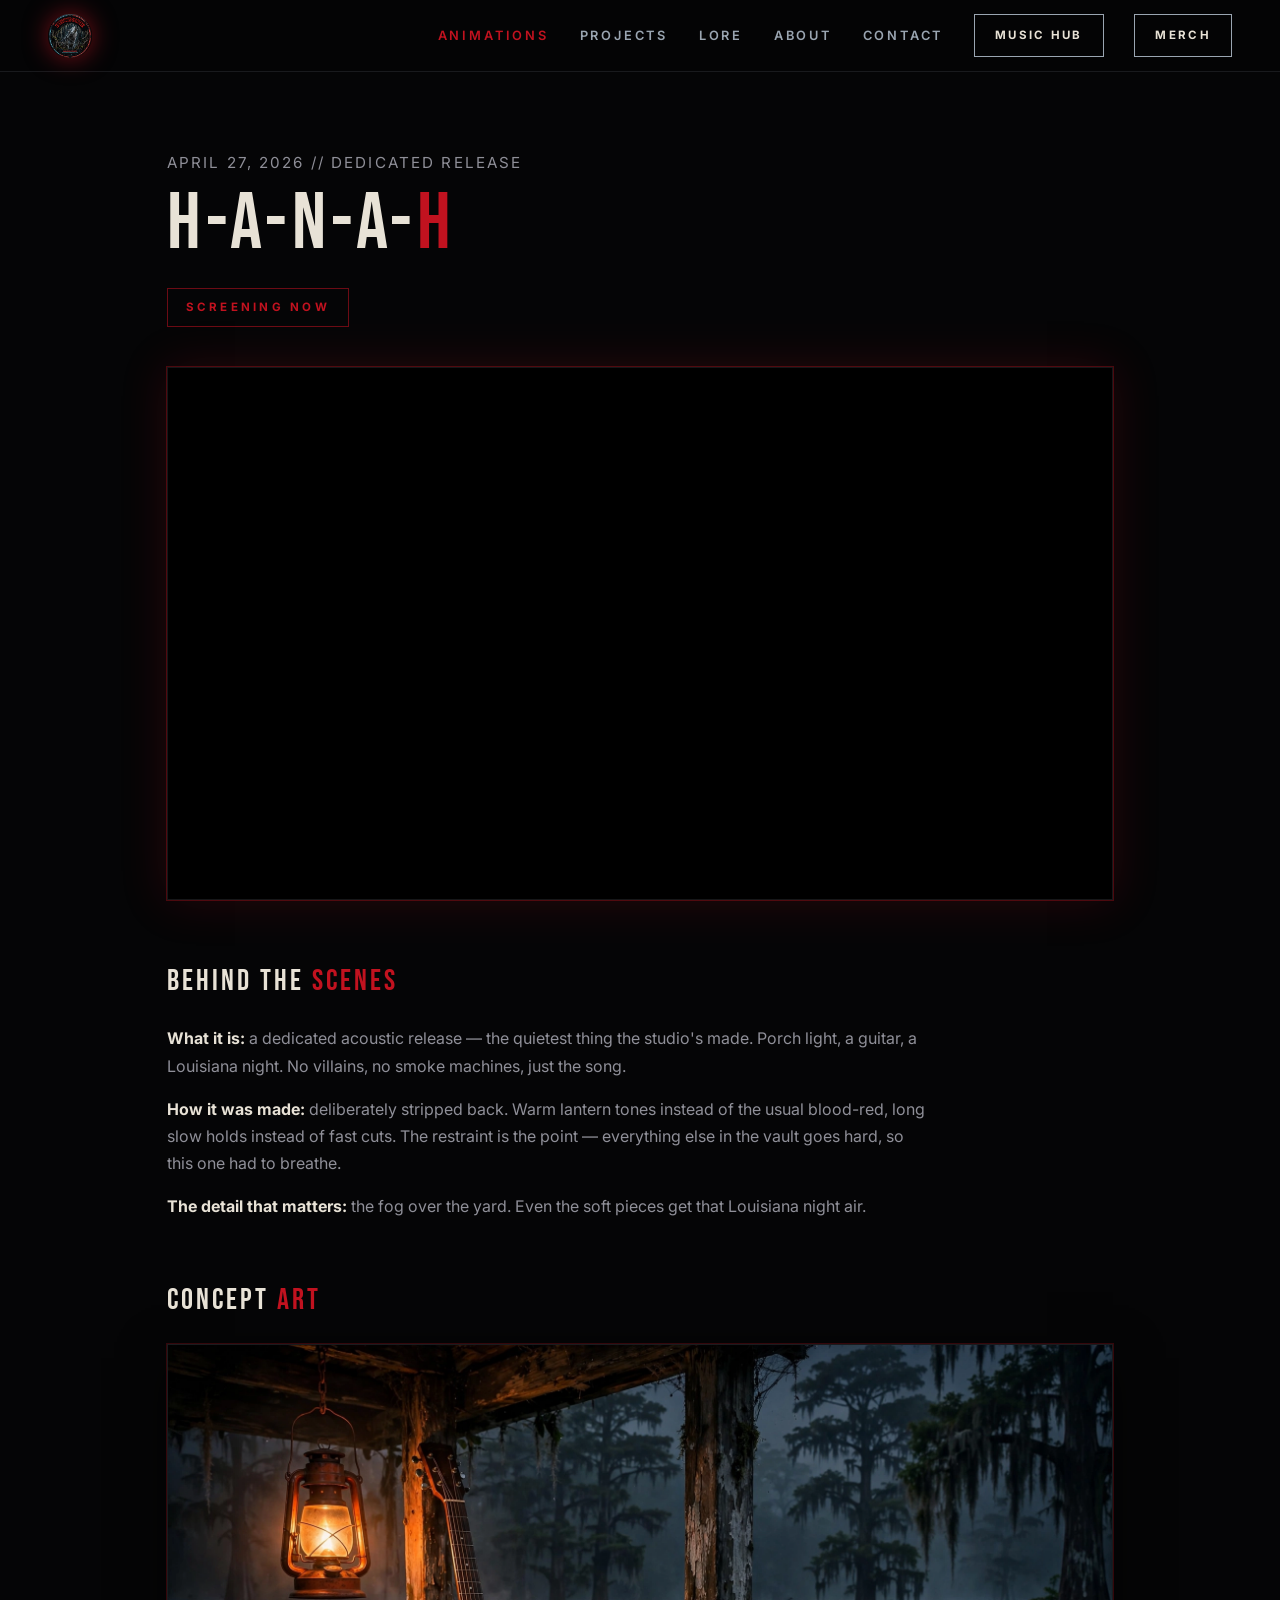
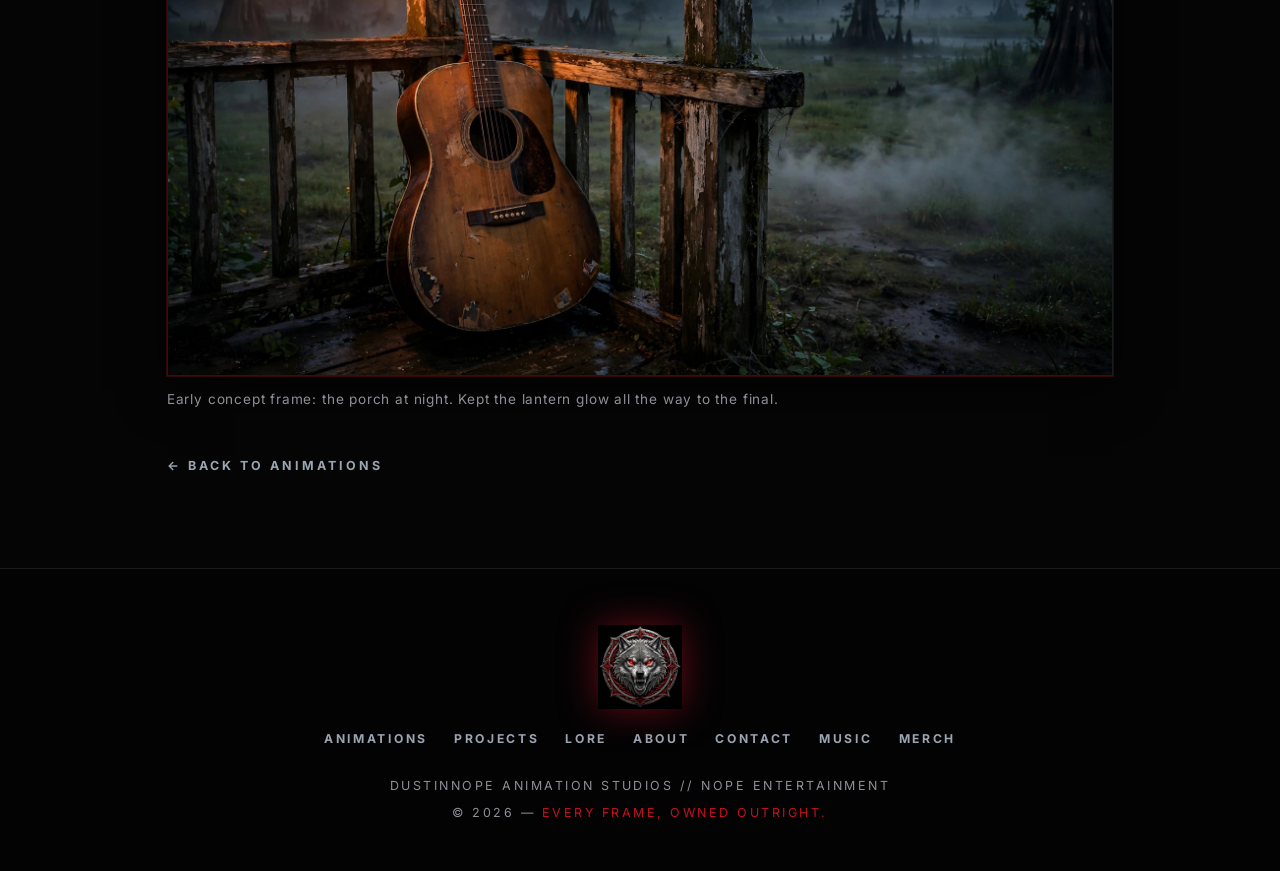
<file: project/hanah.html>
<!DOCTYPE html>
<html lang="en">
<head>
<meta charset="UTF-8">
<meta name="viewport" content="width=device-width, initial-scale=1.0">
<title>H-A-N-A-H — Dustinnope Animation Studios</title>
<meta name="description" content="H-A-N-A-H — dedicated release from Dustinnope Animation Studios.">
<link rel="preconnect" href="https://fonts.googleapis.com">
<link rel="preconnect" href="https://fonts.gstatic.com" crossorigin>
<link href="https://fonts.googleapis.com/css2?family=Bebas+Neue&family=Inter:wght@400;500;600;700&display=swap" rel="stylesheet">
<link rel="stylesheet" href="../style.css">
</head>
<body>

<header>
  <a class="brand" href="../index.html">
    <img src="../assets/studio-logo.png" alt="Dustinnope Animation Studios logo">
  </a>
  <button class="nav-toggle" id="navToggle" aria-label="Menu">&#9776;</button>
  <nav class="main-nav" id="mainNav">
    <a class="nav-link active" href="../animations.html">ANIMATIONS</a>
    <a class="nav-link" href="../projects.html">PROJECTS</a>
    <a class="nav-link" href="../lore.html">LORE</a>
    <a class="nav-link" href="../about.html">ABOUT</a>
    <a class="nav-link" href="../contact.html">CONTACT</a>
    <a class="hub-btn" href="https://dustinnope.com" target="_blank" rel="noopener">MUSIC HUB</a>
    <a class="hub-btn" href="https://shop.dustinnope.com" target="_blank" rel="noopener">MERCH</a>
  </nav>
</header>

<div class="project-hero">
  <p class="p-genre reveal">APRIL 27, 2026 // DEDICATED RELEASE</p>
  <h1 class="reveal">H-A-N-A-<span class="red">H</span></h1>
  <span class="p-status reveal">SCREENING NOW</span>
</div>

<div class="video-frame reveal">
  <div class="video-shell">
    <iframe src="https://www.youtube-nocookie.com/embed/3WyPbMMaLoY" title="H-A-N-A-H — dedicated release" loading="lazy" allow="accelerometer; autoplay; clipboard-write; encrypted-media; gyroscope; picture-in-picture" allowfullscreen></iframe>
  </div>
</div>

<div class="project-body">
  <div class="bts reveal">
    <h3>BEHIND THE <span class="red">SCENES</span></h3>
    <p><strong>What it is:</strong> a dedicated acoustic release — the quietest thing the studio's made. Porch light, a guitar, a Louisiana night. No villains, no smoke machines, just the song.</p>
    <p><strong>How it was made:</strong> deliberately stripped back. Warm lantern tones instead of the usual blood-red, long slow holds instead of fast cuts. The restraint is the point — everything else in the vault goes hard, so this one had to breathe.</p>
    <p><strong>The detail that matters:</strong> the fog over the yard. Even the soft pieces get that Louisiana night air.</p>
  </div>
  <figure class="concept reveal">
    <h3>CONCEPT <span class="red">ART</span></h3>
    <img src="../assets/concept-hanah.webp" alt="H-A-N-A-H concept art" loading="lazy">
    <figcaption>Early concept frame: the porch at night. Kept the lantern glow all the way to the final.</figcaption>
  </figure>
  <a class="back-link" href="../animations.html">&#8592; BACK TO ANIMATIONS</a>
</div>

<footer>
  <img class="foot-emblem" src="../assets/wolf-emblem.webp" alt="Dustinnope wolf emblem">
  <nav class="foot-nav">
    <a href="../animations.html">ANIMATIONS</a>
    <a href="../projects.html">PROJECTS</a>
    <a href="../lore.html">LORE</a>
    <a href="../about.html">ABOUT</a>
    <a href="../contact.html">CONTACT</a>
    <a href="https://dustinnope.com" target="_blank" rel="noopener">MUSIC</a>
    <a href="https://shop.dustinnope.com" target="_blank" rel="noopener">MERCH</a>
  </nav>
  <p>DUSTINNOPE ANIMATION STUDIOS // NOPE ENTERTAINMENT<br>&copy; <span class="js-year">2026</span> — <span class="red">EVERY FRAME, OWNED OUTRIGHT.</span></p>
</footer>

<script src="../script.js"></script>
</body>
</html>
</file>
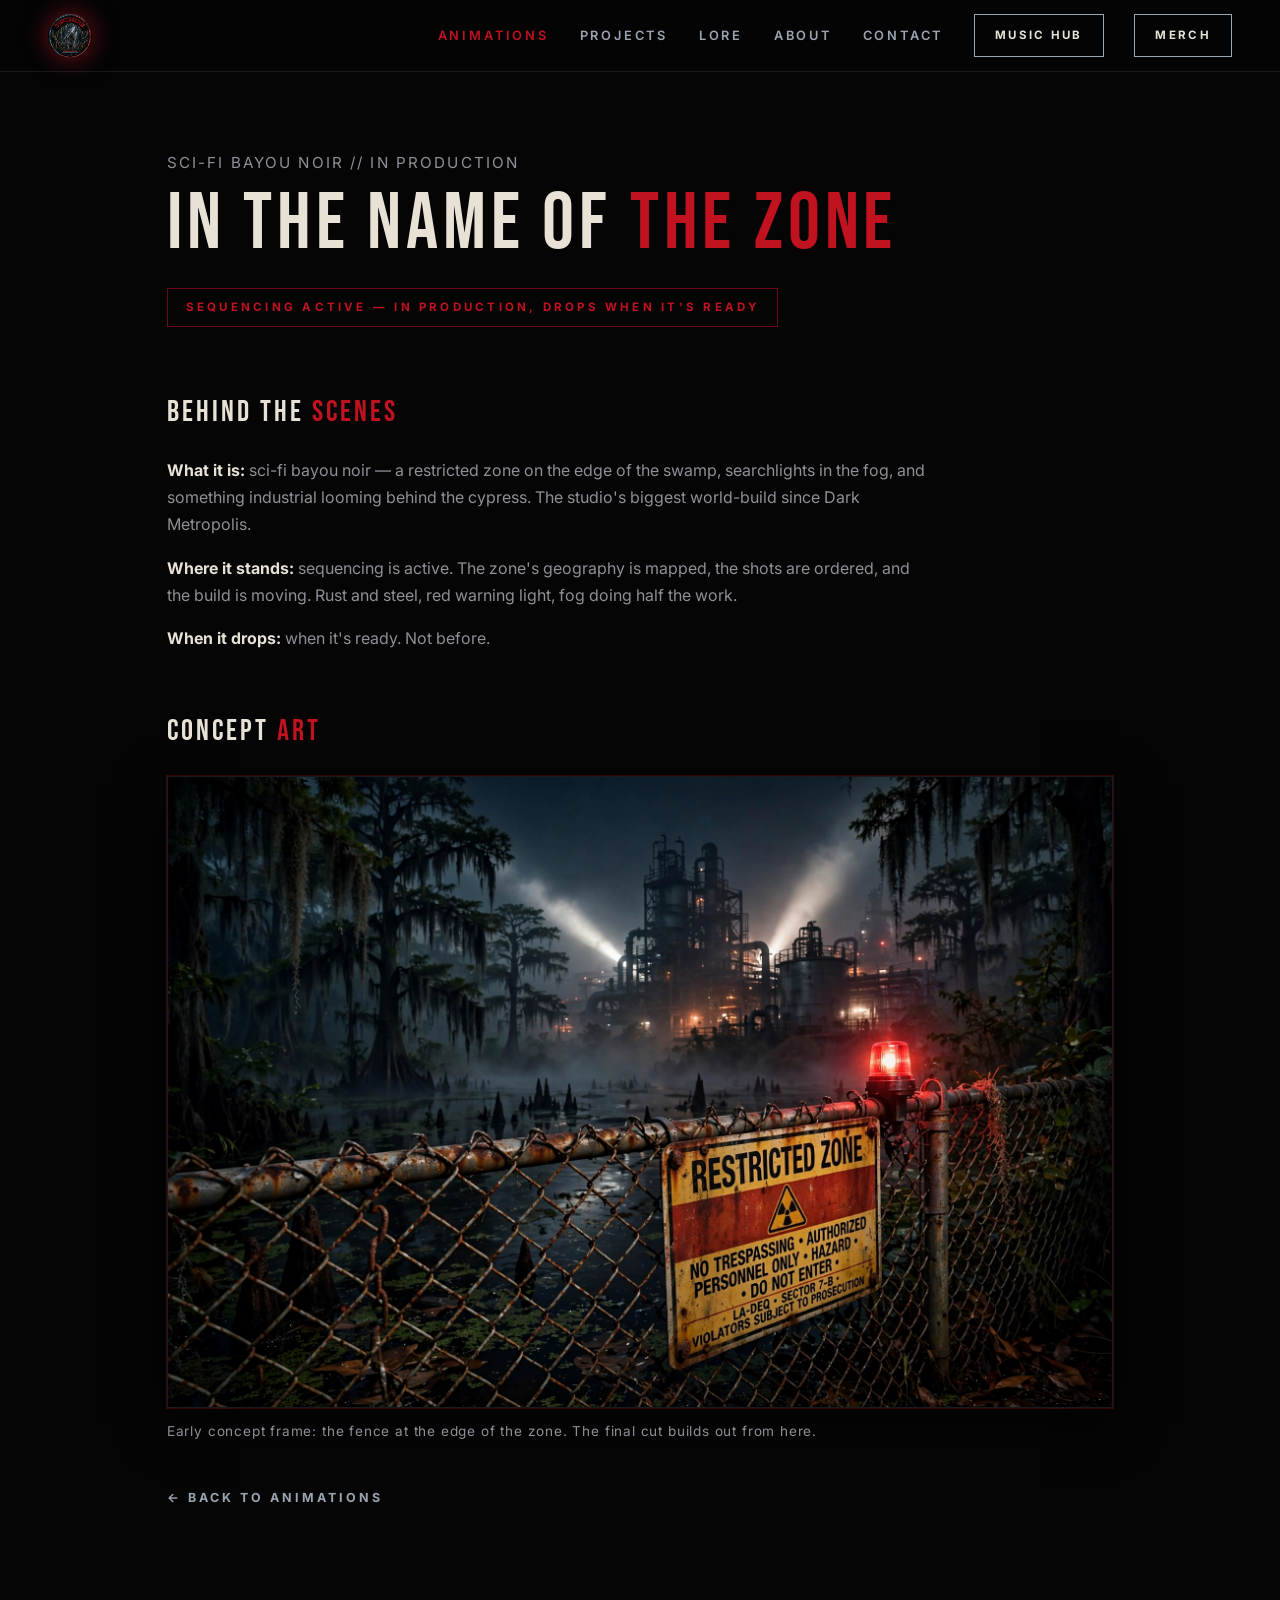
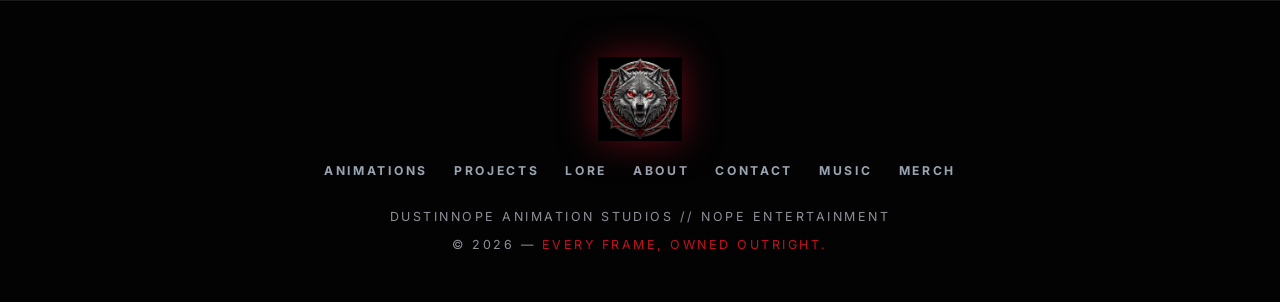
<file: project/in-the-name-of-the-zone.html>
<!DOCTYPE html>
<html lang="en">
<head>
<meta charset="UTF-8">
<meta name="viewport" content="width=device-width, initial-scale=1.0">
<title>IN THE NAME OF THE ZONE — Dustinnope Animation Studios</title>
<meta name="description" content="In the Name of the Zone — sci-fi bayou noir, in production at Dustinnope Animation Studios.">
<link rel="preconnect" href="https://fonts.googleapis.com">
<link rel="preconnect" href="https://fonts.gstatic.com" crossorigin>
<link href="https://fonts.googleapis.com/css2?family=Bebas+Neue&family=Inter:wght@400;500;600;700&display=swap" rel="stylesheet">
<link rel="stylesheet" href="../style.css">
</head>
<body>

<header>
  <a class="brand" href="../index.html">
    <img src="../assets/studio-logo.png" alt="Dustinnope Animation Studios logo">
  </a>
  <button class="nav-toggle" id="navToggle" aria-label="Menu">&#9776;</button>
  <nav class="main-nav" id="mainNav">
    <a class="nav-link active" href="../animations.html">ANIMATIONS</a>
    <a class="nav-link" href="../projects.html">PROJECTS</a>
    <a class="nav-link" href="../lore.html">LORE</a>
    <a class="nav-link" href="../about.html">ABOUT</a>
    <a class="nav-link" href="../contact.html">CONTACT</a>
    <a class="hub-btn" href="https://dustinnope.com" target="_blank" rel="noopener">MUSIC HUB</a>
    <a class="hub-btn" href="https://shop.dustinnope.com" target="_blank" rel="noopener">MERCH</a>
  </nav>
</header>

<div class="project-hero">
  <p class="p-genre reveal">SCI-FI BAYOU NOIR // IN PRODUCTION</p>
  <h1 class="reveal">IN THE NAME OF <span class="red">THE ZONE</span></h1>
  <span class="p-status reveal">SEQUENCING ACTIVE — IN PRODUCTION, DROPS WHEN IT'S READY</span>
</div>

<div class="project-body" style="padding-top:20px;">
  <div class="bts reveal">
    <h3>BEHIND THE <span class="red">SCENES</span></h3>
    <p><strong>What it is:</strong> sci-fi bayou noir — a restricted zone on the edge of the swamp, searchlights in the fog, and something industrial looming behind the cypress. The studio's biggest world-build since Dark Metropolis.</p>
    <p><strong>Where it stands:</strong> sequencing is active. The zone's geography is mapped, the shots are ordered, and the build is moving. Rust and steel, red warning light, fog doing half the work.</p>
    <p><strong>When it drops:</strong> when it's ready. Not before.</p>
  </div>
  <figure class="concept reveal">
    <h3>CONCEPT <span class="red">ART</span></h3>
    <img src="../assets/concept-zone.webp" alt="In the Name of the Zone concept art" loading="lazy">
    <figcaption>Early concept frame: the fence at the edge of the zone. The final cut builds out from here.</figcaption>
  </figure>
  <a class="back-link" href="../animations.html">&#8592; BACK TO ANIMATIONS</a>
</div>

<footer>
  <img class="foot-emblem" src="../assets/wolf-emblem.webp" alt="Dustinnope wolf emblem">
  <nav class="foot-nav">
    <a href="../animations.html">ANIMATIONS</a>
    <a href="../projects.html">PROJECTS</a>
    <a href="../lore.html">LORE</a>
    <a href="../about.html">ABOUT</a>
    <a href="../contact.html">CONTACT</a>
    <a href="https://dustinnope.com" target="_blank" rel="noopener">MUSIC</a>
    <a href="https://shop.dustinnope.com" target="_blank" rel="noopener">MERCH</a>
  </nav>
  <p>DUSTINNOPE ANIMATION STUDIOS // NOPE ENTERTAINMENT<br>&copy; <span class="js-year">2026</span> — <span class="red">EVERY FRAME, OWNED OUTRIGHT.</span></p>
</footer>

<script src="../script.js"></script>
</body>
</html>
</file>
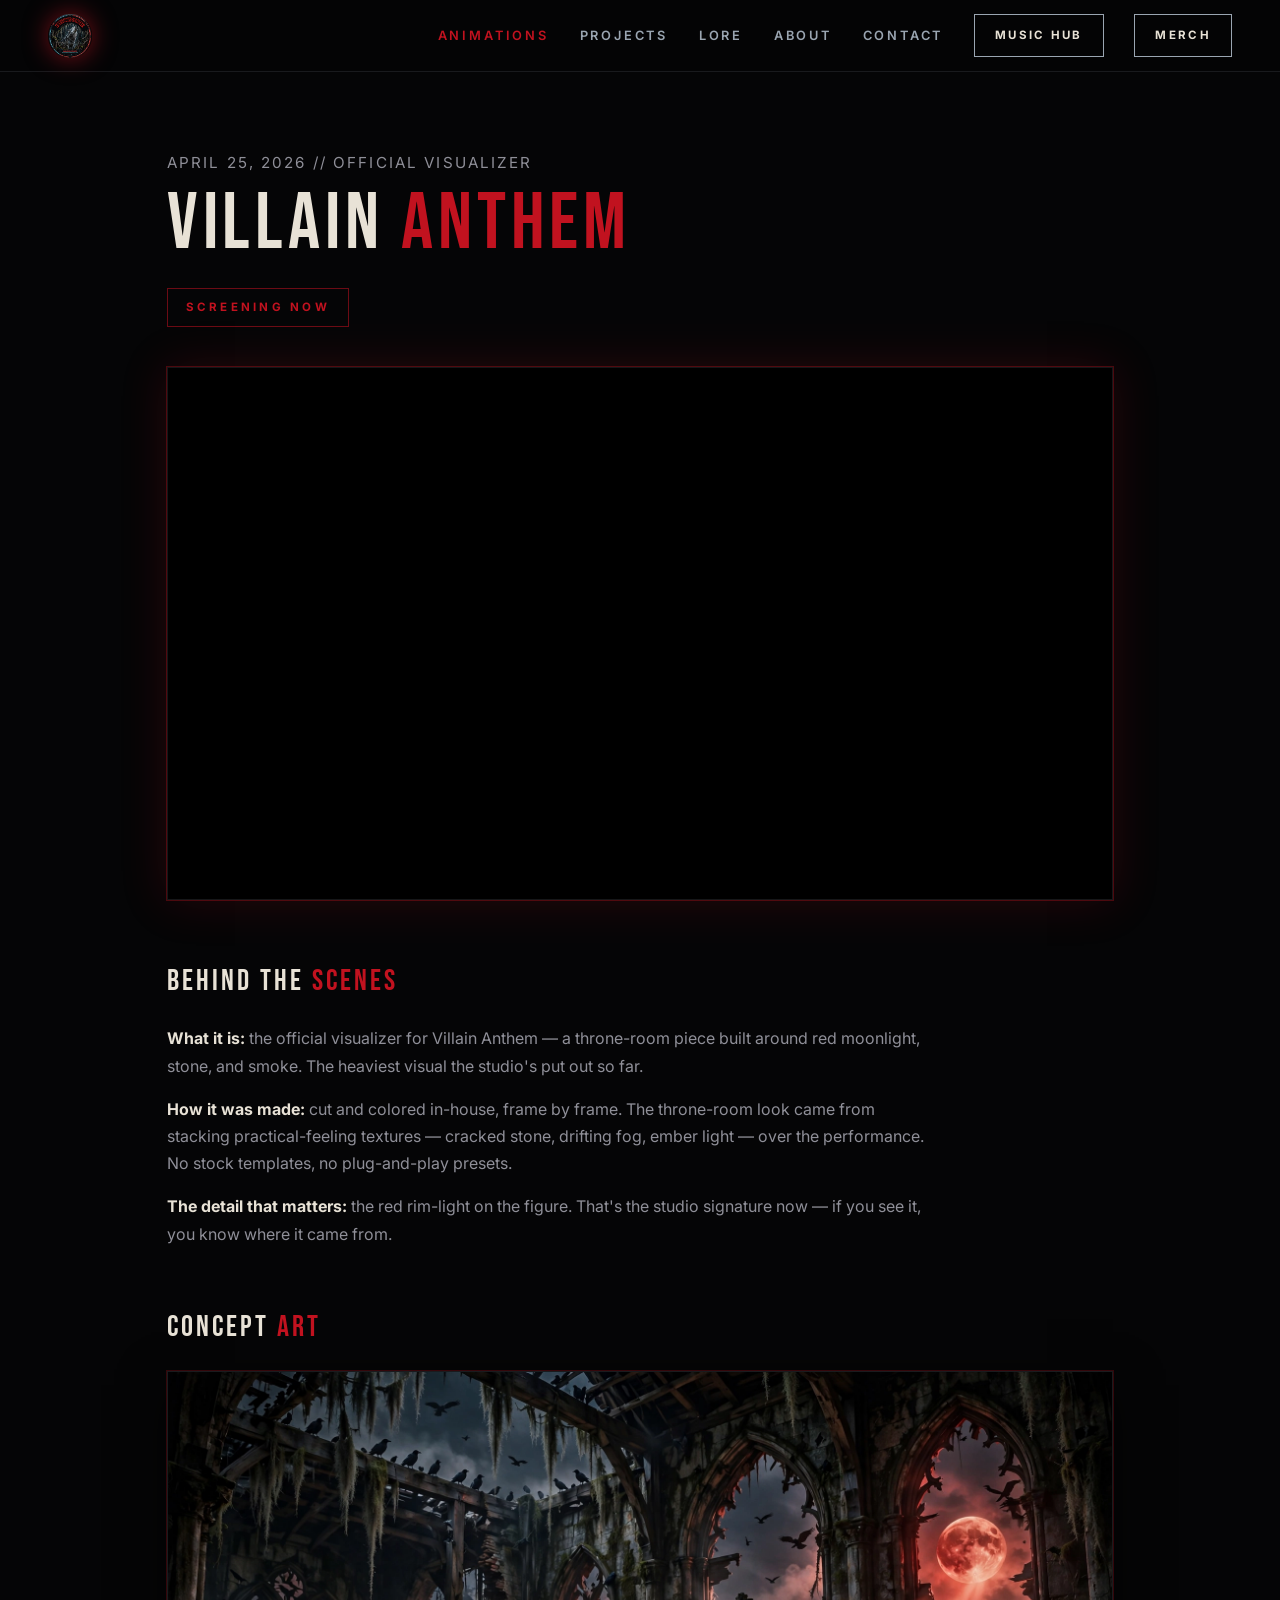
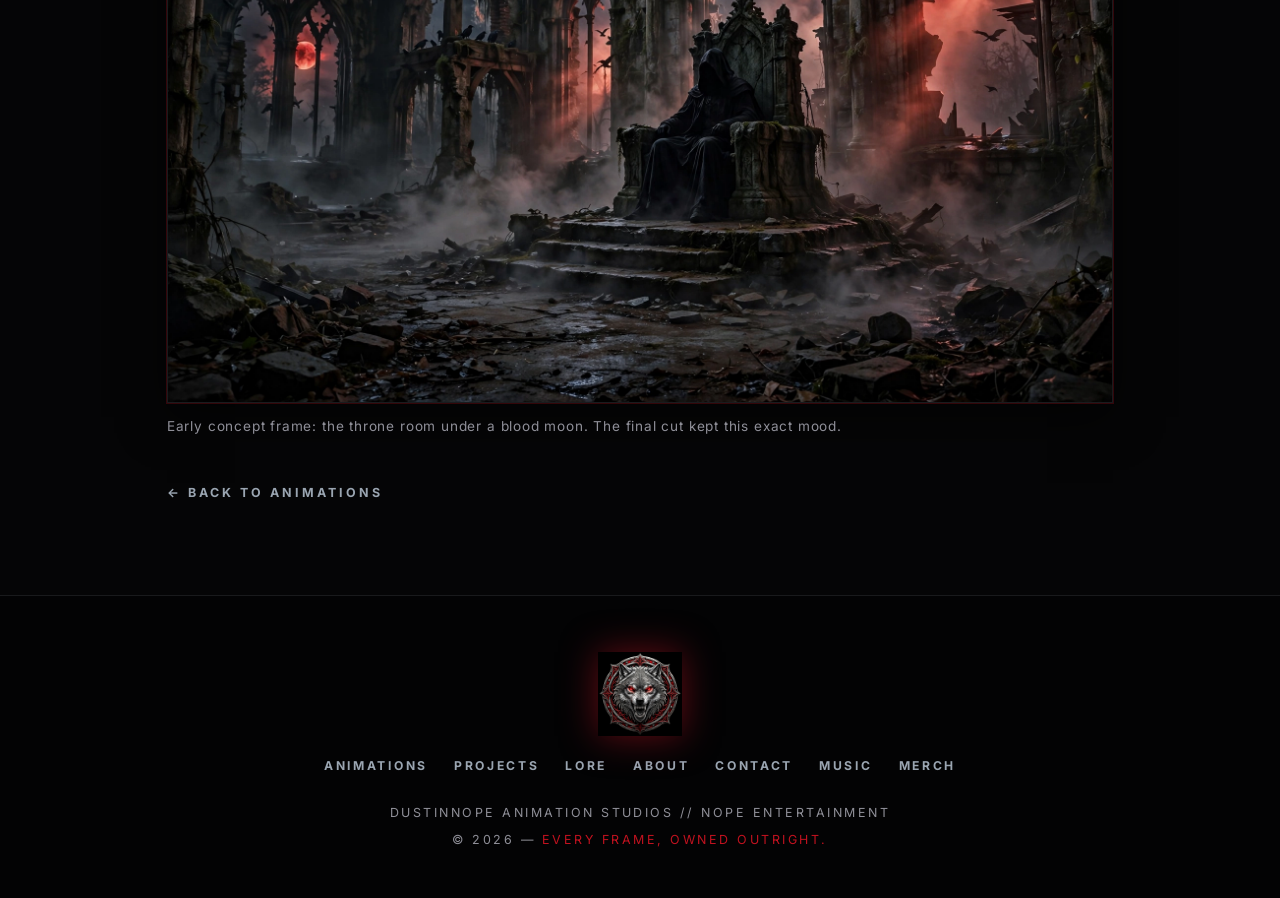
<file: project/villain-anthem.html>
<!DOCTYPE html>
<html lang="en">
<head>
<meta charset="UTF-8">
<meta name="viewport" content="width=device-width, initial-scale=1.0">
<title>VILLAIN ANTHEM — Dustinnope Animation Studios</title>
<meta name="description" content="Villain Anthem — official visualizer from Dustinnope Animation Studios.">
<link rel="preconnect" href="https://fonts.googleapis.com">
<link rel="preconnect" href="https://fonts.gstatic.com" crossorigin>
<link href="https://fonts.googleapis.com/css2?family=Bebas+Neue&family=Inter:wght@400;500;600;700&display=swap" rel="stylesheet">
<link rel="stylesheet" href="../style.css">
</head>
<body>

<header>
  <a class="brand" href="../index.html">
    <img src="../assets/studio-logo.png" alt="Dustinnope Animation Studios logo">
  </a>
  <button class="nav-toggle" id="navToggle" aria-label="Menu">&#9776;</button>
  <nav class="main-nav" id="mainNav">
    <a class="nav-link active" href="../animations.html">ANIMATIONS</a>
    <a class="nav-link" href="../projects.html">PROJECTS</a>
    <a class="nav-link" href="../lore.html">LORE</a>
    <a class="nav-link" href="../about.html">ABOUT</a>
    <a class="nav-link" href="../contact.html">CONTACT</a>
    <a class="hub-btn" href="https://dustinnope.com" target="_blank" rel="noopener">MUSIC HUB</a>
    <a class="hub-btn" href="https://shop.dustinnope.com" target="_blank" rel="noopener">MERCH</a>
  </nav>
</header>

<div class="project-hero">
  <p class="p-genre reveal">APRIL 25, 2026 // OFFICIAL VISUALIZER</p>
  <h1 class="reveal">VILLAIN <span class="red">ANTHEM</span></h1>
  <span class="p-status reveal">SCREENING NOW</span>
</div>

<div class="video-frame reveal">
  <div class="video-shell">
    <iframe src="https://www.youtube-nocookie.com/embed/Cl0FcF6U81I" title="Villain Anthem — official visualizer" loading="lazy" allow="accelerometer; autoplay; clipboard-write; encrypted-media; gyroscope; picture-in-picture" allowfullscreen></iframe>
  </div>
</div>

<div class="project-body">
  <div class="bts reveal">
    <h3>BEHIND THE <span class="red">SCENES</span></h3>
    <p><strong>What it is:</strong> the official visualizer for Villain Anthem — a throne-room piece built around red moonlight, stone, and smoke. The heaviest visual the studio's put out so far.</p>
    <p><strong>How it was made:</strong> cut and colored in-house, frame by frame. The throne-room look came from stacking practical-feeling textures — cracked stone, drifting fog, ember light — over the performance. No stock templates, no plug-and-play presets.</p>
    <p><strong>The detail that matters:</strong> the red rim-light on the figure. That's the studio signature now — if you see it, you know where it came from.</p>
  </div>
  <figure class="concept reveal">
    <h3>CONCEPT <span class="red">ART</span></h3>
    <img src="../assets/concept-villain-anthem.webp" alt="Villain Anthem concept art" loading="lazy">
    <figcaption>Early concept frame: the throne room under a blood moon. The final cut kept this exact mood.</figcaption>
  </figure>
  <a class="back-link" href="../animations.html">&#8592; BACK TO ANIMATIONS</a>
</div>

<footer>
  <img class="foot-emblem" src="../assets/wolf-emblem.webp" alt="Dustinnope wolf emblem">
  <nav class="foot-nav">
    <a href="../animations.html">ANIMATIONS</a>
    <a href="../projects.html">PROJECTS</a>
    <a href="../lore.html">LORE</a>
    <a href="../about.html">ABOUT</a>
    <a href="../contact.html">CONTACT</a>
    <a href="https://dustinnope.com" target="_blank" rel="noopener">MUSIC</a>
    <a href="https://shop.dustinnope.com" target="_blank" rel="noopener">MERCH</a>
  </nav>
  <p>DUSTINNOPE ANIMATION STUDIOS // NOPE ENTERTAINMENT<br>&copy; <span class="js-year">2026</span> — <span class="red">EVERY FRAME, OWNED OUTRIGHT.</span></p>
</footer>

<script src="../script.js"></script>
</body>
</html>
</file>
<file: style.css>
/* ============ DUSTINNOPE ANIMATION STUDIOS — TRAP-NOIR SYSTEM ============
   PALETTE: black #050506, charcoal #0e0e10, gunmetal #1a1d22,
   blood-red #c1121f, rust #9c3d1e, steel #9aa5b1, bone #e8e2d6.
   NO purple. NO pink. NO pastel. NO rounded cartoon shapes.
================================================================ */
*{margin:0;padding:0;box-sizing:border-box;border-radius:0 !important;}
:root{
  --void:#050506;
  --charcoal:#0e0e10;
  --gunmetal:#1a1d22;
  --blood:#c1121f;
  --blood-dim:rgba(193,18,31,.55);
  --rust:#9c3d1e;
  --steel:#9aa5b1;
  --bone:#e8e2d6;
  --dim:#8f8f98;
  --line:rgba(154,165,177,.14);
}
html{scroll-behavior:smooth;}
body{
  background:var(--void);
  color:var(--bone);
  font-family:'Inter',system-ui,-apple-system,'Segoe UI',sans-serif;
  overflow-x:hidden;
  line-height:1.7;
}
h1,h2,h3,.condensed{font-family:'Bebas Neue','Oswald',Impact,sans-serif;font-weight:400;letter-spacing:.06em;}
a{color:inherit;text-decoration:none;}
img{max-width:100%;display:block;}
::selection{background:var(--blood);color:#000;}
::-webkit-scrollbar{width:10px;background:#000;}
::-webkit-scrollbar-thumb{background:linear-gradient(var(--blood),var(--rust));}

/* ---------- HEADER ---------- */
header{
  position:fixed;top:0;left:0;right:0;z-index:900;height:72px;
  display:flex;align-items:center;justify-content:space-between;
  padding:0 clamp(16px,4vw,48px);
  background:rgba(5,5,6,.88);backdrop-filter:blur(14px);-webkit-backdrop-filter:blur(14px);
  border-bottom:1px solid var(--line);
}
.brand{display:flex;align-items:center;gap:12px;}
.brand img{height:44px;width:auto;object-fit:contain;filter:drop-shadow(0 0 12px rgba(193,18,31,.6));}
.brand .brand-text{font-family:'Bebas Neue',Impact,sans-serif;font-size:1.25rem;letter-spacing:.14em;color:var(--bone);}
.brand .brand-text .red{color:var(--blood);}
nav.main-nav{display:flex;align-items:center;gap:clamp(14px,2.4vw,34px);}
nav.main-nav a.nav-link{
  font-size:.8rem;font-weight:600;letter-spacing:.22em;color:var(--steel);
  transition:color .2s;white-space:nowrap;
}
nav.main-nav a.nav-link:hover,nav.main-nav a.nav-link.active{color:var(--blood);}
.hub-btn{
  font-size:.72rem;font-weight:700;letter-spacing:.2em;color:var(--bone);
  border:1px solid var(--steel);padding:11px 20px;white-space:nowrap;transition:all .25s;
}
.hub-btn:hover{border-color:var(--blood);color:var(--blood);box-shadow:0 0 18px rgba(193,18,31,.4);}
.nav-toggle{display:none;background:none;border:1px solid var(--steel);color:var(--bone);
  font-size:1.3rem;padding:8px 12px;cursor:pointer;line-height:1;}

/* ---------- HERO ---------- */
#hero{
  min-height:100vh;min-height:100svh;position:relative;
  display:flex;align-items:center;justify-content:center;text-align:center;
  padding:120px 20px 80px;overflow:hidden;
}
.hero-bg{
  position:absolute;inset:0;background:url('assets/hero-bg.webp') center/cover no-repeat;
  z-index:0;
}
.hero-bg::after{
  content:"";position:absolute;inset:0;
  background:linear-gradient(180deg,rgba(5,5,6,.55) 0%,rgba(5,5,6,.35) 45%,rgba(5,5,6,.92) 100%);
}
#fog-canvas{position:absolute;inset:0;z-index:1;pointer-events:none;}
.hero-inner{position:relative;z-index:2;max-width:980px;}
.hero-emblem{width:min(38vmin,260px);margin:0 auto 26px;
  filter:drop-shadow(0 0 40px rgba(193,18,31,.55)) drop-shadow(0 0 90px rgba(0,0,0,.9));}
.hero-inner h1{
  font-size:clamp(2.8rem,9vw,6.4rem);line-height:1;color:var(--bone);
  text-shadow:0 4px 30px rgba(0,0,0,.95),0 0 60px rgba(193,18,31,.25);
  margin-bottom:18px;
}
.hero-inner h1 .red{color:var(--blood);text-shadow:0 0 26px rgba(193,18,31,.7),0 4px 26px rgba(0,0,0,.9);}
.tagline{
  font-family:'Bebas Neue',Impact,sans-serif;font-size:clamp(1.15rem,3.4vw,1.7rem);
  letter-spacing:.28em;color:var(--steel);margin-bottom:44px;
  text-shadow:0 2px 14px rgba(0,0,0,.9);
}
.hero-btns{display:flex;gap:18px;justify-content:center;flex-wrap:wrap;}

/* ---------- BUTTONS ---------- */
.btn{
  display:inline-block;font-family:'Bebas Neue',Impact,sans-serif;font-size:1.15rem;letter-spacing:.24em;
  padding:16px 38px;cursor:pointer;transition:all .25s;border:1px solid transparent;
}
.btn-red{background:var(--blood);color:#0a0a0a;border-color:var(--blood);
  box-shadow:0 0 26px rgba(193,18,31,.45);}
.btn-red:hover{background:#e01424;box-shadow:0 0 44px rgba(193,18,31,.8);transform:translateY(-2px);}
.btn-ghost{background:rgba(5,5,6,.5);color:var(--bone);border-color:var(--steel);}
.btn-ghost:hover{border-color:var(--blood);color:var(--blood);box-shadow:0 0 22px rgba(193,18,31,.35);transform:translateY(-2px);}

/* ---------- SECTION SCAFFOLD ---------- */
.section{padding:clamp(70px,9vw,120px) clamp(20px,6vw,90px);max-width:1300px;margin:0 auto;position:relative;}
.kicker{
  display:inline-block;font-size:.72rem;letter-spacing:.32em;font-weight:700;color:var(--rust);
  border:1px solid rgba(156,61,30,.6);padding:10px 20px;margin-bottom:26px;background:rgba(156,61,30,.08);
}
.section h2{font-size:clamp(2.2rem,5.6vw,3.8rem);color:var(--bone);margin-bottom:16px;line-height:1.05;}
.section h2 .red{color:var(--blood);}
.section .lede{color:var(--dim);max-width:720px;font-size:1.02rem;margin-bottom:54px;}
.reveal{opacity:0;transform:translateY(34px);transition:opacity .7s ease,transform .7s ease;}
.reveal.in{opacity:1;transform:none;}

/* wolf divider */
.wolf-divider{display:flex;align-items:center;gap:22px;margin:0 auto;max-width:1300px;
  padding:0 clamp(20px,6vw,90px);}
.wolf-divider::before,.wolf-divider::after{content:"";flex:1;height:1px;
  background:linear-gradient(90deg,transparent,var(--blood-dim),transparent);}
.wolf-divider img{width:64px;height:64px;object-fit:contain;
  filter:drop-shadow(0 0 14px rgba(193,18,31,.55));}

/* ---------- CARDS ---------- */
.card-grid{display:grid;grid-template-columns:repeat(3,1fr);gap:28px;}
.card{
  background:var(--charcoal);border:1px solid var(--line);position:relative;overflow:hidden;
  transition:transform .3s,box-shadow .3s;display:flex;flex-direction:column;
}
.card::before{content:"";position:absolute;top:0;left:0;right:0;height:3px;
  background:var(--blood);box-shadow:0 0 16px rgba(193,18,31,.8);opacity:.85;}
.card:hover{transform:translateY(-8px);box-shadow:0 18px 50px rgba(0,0,0,.7),0 0 30px rgba(193,18,31,.25);}
.card-thumb{aspect-ratio:16/9;overflow:hidden;background:#000;}
.card-thumb img{width:100%;height:100%;object-fit:cover;transition:transform .5s;filter:saturate(.9) contrast(1.05);}
.card:hover .card-thumb img{transform:scale(1.05);}
.card-body{padding:26px 24px 30px;display:flex;flex-direction:column;gap:10px;flex:1;}
.card-title{font-family:'Bebas Neue',Impact,sans-serif;font-size:1.6rem;letter-spacing:.08em;color:var(--bone);line-height:1.1;}
.card-desc{font-size:.92rem;color:var(--dim);flex:1;}
.card-meta{font-size:.7rem;letter-spacing:.26em;font-weight:700;color:var(--rust);}
.card-link{font-size:.78rem;font-weight:700;letter-spacing:.24em;color:var(--blood);margin-top:6px;}
.card-link:hover{text-shadow:0 0 12px rgba(193,18,31,.8);}

/* ---------- PROJECT PAGE ---------- */
.project-hero{padding:150px clamp(20px,6vw,90px) 40px;max-width:1100px;margin:0 auto;}
.project-hero h1{font-size:clamp(2.6rem,7vw,5rem);line-height:1;margin-bottom:10px;}
.project-hero h1 .red{color:var(--blood);}
.project-hero .p-genre{color:var(--dim);letter-spacing:.14em;font-size:.95rem;margin-bottom:8px;}
.project-hero .p-status{display:inline-block;font-size:.72rem;letter-spacing:.28em;font-weight:700;
  color:var(--blood);border:1px solid var(--blood-dim);padding:9px 18px;margin:14px 0 0;}
.video-frame{max-width:1100px;margin:0 auto;padding:0 clamp(20px,6vw,90px);}
.video-shell{position:relative;aspect-ratio:16/9;background:#000;border:1px solid var(--line);
  box-shadow:0 0 0 1px rgba(193,18,31,.35),0 0 44px rgba(193,18,31,.18);}
.video-shell iframe{position:absolute;inset:0;width:100%;height:100%;border:0;}
.project-body{max-width:1100px;margin:0 auto;padding:56px clamp(20px,6vw,90px) 90px;}
.bts h3,.concept h3{font-size:1.9rem;letter-spacing:.1em;color:var(--bone);margin-bottom:18px;}
.bts h3 .red,.concept h3 .red{color:var(--blood);}
.bts p{color:var(--dim);margin-bottom:16px;max-width:760px;}
.bts p strong{color:var(--bone);}
.concept{margin-top:54px;}
.concept img{border:1px solid var(--line);box-shadow:0 0 0 1px rgba(193,18,31,.25),0 14px 44px rgba(0,0,0,.6);}
.concept figcaption{color:var(--dim);font-size:.85rem;margin-top:12px;letter-spacing:.06em;}
.back-link{display:inline-block;margin-top:44px;font-size:.78rem;font-weight:700;letter-spacing:.24em;color:var(--steel);}
.back-link:hover{color:var(--blood);}

/* ---------- LORE ---------- */
.lore-block{position:relative;padding:clamp(70px,9vw,130px) clamp(20px,6vw,90px);overflow:hidden;}
.lore-bg{position:absolute;inset:0;background-size:cover;background-position:center;opacity:.32;}
.lore-bg::after{content:"";position:absolute;inset:0;background:linear-gradient(180deg,var(--void) 0%,rgba(5,5,6,.55) 50%,var(--void) 100%);}
.lore-inner{position:relative;z-index:1;max-width:900px;margin:0 auto;}
.lore-inner h2{font-size:clamp(2.2rem,5.6vw,3.6rem);margin-bottom:20px;}
.lore-inner h2 .red{color:var(--blood);}
.lore-inner p{color:#c9c4b8;margin-bottom:18px;max-width:720px;text-shadow:0 2px 12px rgba(0,0,0,.9);}
.lore-inner .glow-word{color:var(--blood);text-shadow:0 0 14px rgba(193,18,31,.65);font-weight:700;}
.lore-list{list-style:none;margin-top:26px;}
.lore-list li{padding:14px 0 14px 26px;border-left:2px solid var(--blood-dim);margin-bottom:6px;color:#c9c4b8;max-width:720px;}
.lore-list li strong{color:var(--bone);}

/* ---------- ABOUT ---------- */
.about-grid{display:grid;grid-template-columns:minmax(280px,420px) 1fr;gap:clamp(30px,5vw,70px);align-items:start;}
.portrait{border:1px solid var(--line);box-shadow:0 0 0 1px rgba(193,18,31,.3),0 18px 60px rgba(0,0,0,.7);}
.portrait img{width:100%;filter:saturate(.85) contrast(1.08);}
.about-copy h2{font-size:clamp(2.2rem,5vw,3.4rem);margin-bottom:22px;}
.about-copy h2 .red{color:var(--blood);}
.about-copy p{color:#c9c4b8;margin-bottom:18px;max-width:640px;}
.about-copy p strong{color:var(--bone);}
.about-facts{margin-top:34px;border-top:1px solid var(--line);padding-top:26px;display:grid;gap:12px;}
.about-facts .fact{display:flex;gap:16px;align-items:baseline;}
.about-facts .fact .k{font-size:.72rem;letter-spacing:.28em;font-weight:700;color:var(--rust);min-width:150px;}
.about-facts .fact .v{color:var(--bone);}

/* ---------- CONTACT ---------- */
.contact-wrap{max-width:720px;margin:0 auto;}
.contact-wrap .email-line{font-size:1.05rem;color:var(--dim);margin-bottom:40px;}
.contact-wrap .email-line a{color:var(--blood);font-weight:700;letter-spacing:.06em;}
.contact-wrap .email-line a:hover{text-shadow:0 0 12px rgba(193,18,31,.7);}
form.contact-form{display:grid;gap:20px;}
.field label{display:block;font-size:.72rem;letter-spacing:.28em;font-weight:700;color:var(--steel);margin-bottom:10px;}
.field input,.field textarea{
  width:100%;background:var(--charcoal);border:1px solid var(--line);color:var(--bone);
  font-family:'Inter',sans-serif;font-size:1rem;padding:16px 18px;outline:none;transition:border-color .2s,box-shadow .2s;
}
.field input:focus,.field textarea:focus{border-color:var(--steel);box-shadow:0 0 0 1px var(--steel),0 0 22px rgba(154,165,177,.15);}
.field textarea{min-height:170px;resize:vertical;}

/* ---------- FOOTER ---------- */
footer{border-top:1px solid var(--line);padding:56px 20px 44px;text-align:center;background:#030304;}
footer .foot-emblem{width:84px;margin:0 auto 20px;filter:drop-shadow(0 0 18px rgba(193,18,31,.5));}
footer .foot-nav{display:flex;gap:26px;justify-content:center;flex-wrap:wrap;margin-bottom:22px;}
footer .foot-nav a{font-size:.76rem;font-weight:700;letter-spacing:.22em;color:var(--steel);}
footer .foot-nav a:hover{color:var(--blood);}
footer p{color:var(--dim);font-size:.78rem;letter-spacing:.2em;line-height:2.2;}
footer p .red{color:var(--blood);}

/* ---------- RESPONSIVE ---------- */
@media(max-width:960px){
  .card-grid{grid-template-columns:1fr;max-width:620px;margin:0 auto;}
  .about-grid{grid-template-columns:1fr;max-width:640px;}
  .portrait{max-width:420px;}
}
@media(max-width:760px){
  .nav-toggle{display:block;}
  nav.main-nav{
    position:fixed;top:72px;left:0;right:0;flex-direction:column;align-items:stretch;gap:0;
    background:rgba(5,5,6,.97);border-bottom:1px solid var(--line);
    max-height:0;overflow:hidden;transition:max-height .35s ease;
  }
  nav.main-nav.open{max-height:420px;}
  nav.main-nav a.nav-link,nav.main-nav .hub-btn{
    padding:18px 24px;border-top:1px solid var(--line);font-size:.9rem;text-align:left;
  }
  .hero-btns .btn{width:100%;max-width:420px;}
  .section{padding-left:20px;padding-right:20px;}
}
@media(prefers-reduced-motion:reduce){
  .reveal{opacity:1;transform:none;}
  html{scroll-behavior:auto;}
}
</file>
